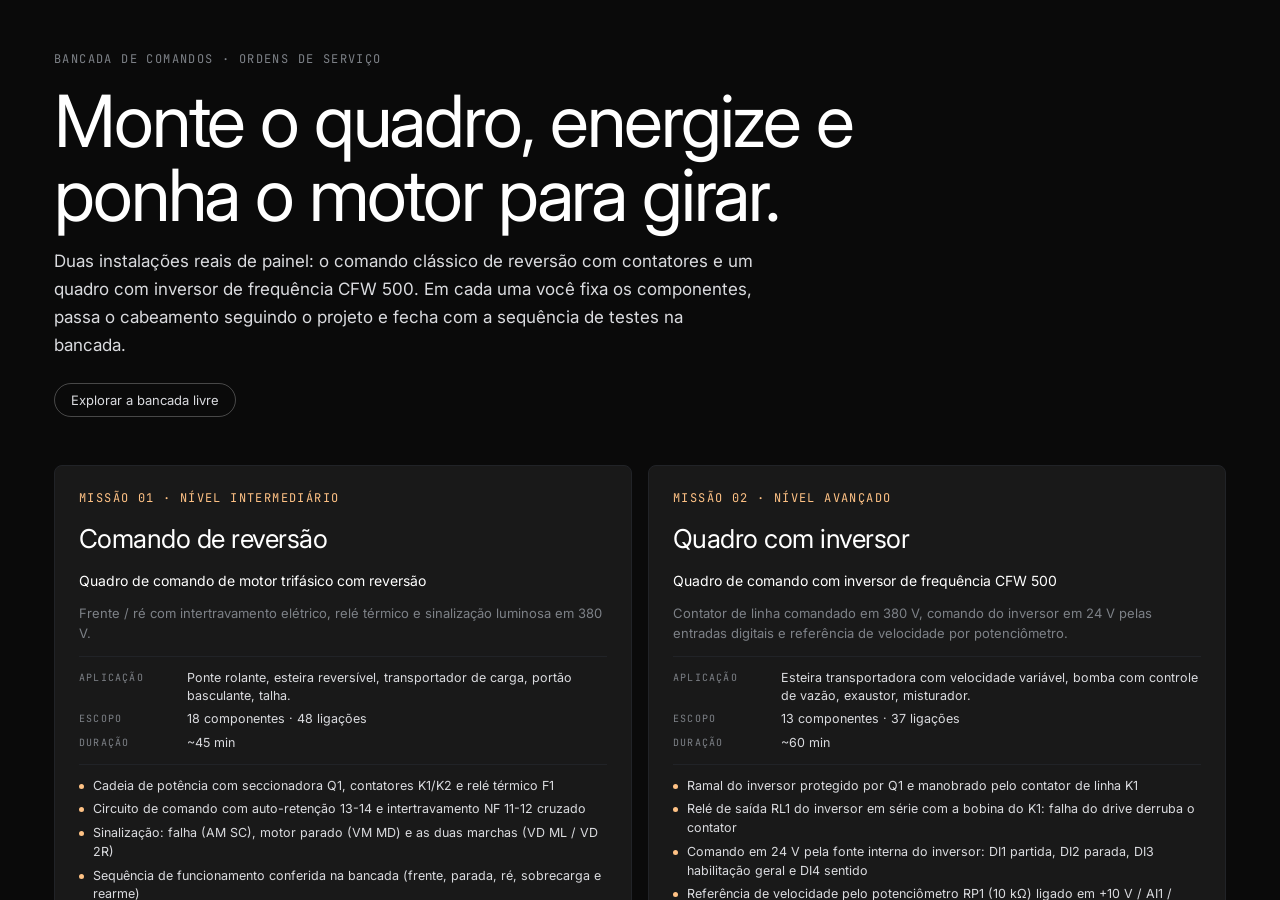
<file: index.html>
<!DOCTYPE html>
<html lang="pt-BR">
<head>
<meta charset="utf-8">
<meta name="viewport" content="width=device-width, initial-scale=1">
<meta name="theme-color" content="#0a0a0a">
<title>Bancada de Comandos — missões de quadro elétrico</title>
<link rel="preconnect" href="https://fonts.googleapis.com">
<link rel="preconnect" href="https://fonts.gstatic.com" crossorigin>
<link rel="stylesheet" href="https://fonts.googleapis.com/css2?family=Inter:wght@400;500&family=JetBrains+Mono:wght@400;500&display=swap">
<link rel="stylesheet" href="styles.css">
</head>
<body>

<!-- ============================ BIBLIOTECA DE ÍCONES ============================ -->
<svg class="sprite" aria-hidden="true" focusable="false"><defs>
  <symbol id="i-bolt" viewBox="0 0 24 24"><path d="M13.4 2.2 4.6 13.4h6.2l-.9 8.4 8.9-11.3h-6.3z"/></symbol>
  <symbol id="i-schematic" viewBox="0 0 24 24"><rect x="3.2" y="3.2" width="6" height="6" rx="1.2"/><rect x="14.8" y="14.8" width="6" height="6" rx="1.2"/><path d="M6.2 9.2v5.3a2 2 0 0 0 2 2h3.2M9.2 6.2h8.6a2 2 0 0 1 2 2v6.6"/></symbol>
  <symbol id="i-verify" viewBox="0 0 24 24"><circle cx="10.6" cy="10.6" r="6.4"/><path d="m7.8 10.9 2 2 3.6-4.1M15.6 15.6 20.6 20.6"/></symbol>
  <symbol id="i-bulb" viewBox="0 0 24 24"><path d="M9.2 17.6h5.6M10.4 20.6h3.2M12 3.2a6 6 0 0 1 3.4 10.9v1.5H8.6v-1.5A6 6 0 0 1 12 3.2z"/></symbol>
  <symbol id="i-meter" viewBox="0 0 24 24"><rect x="3.2" y="4.2" width="17.6" height="15.6" rx="2.4"/><path d="M6.8 15.8 11 10.4l2.9 3.4 3.3-4.2M6.8 8.2h4.4"/></symbol>
  <symbol id="i-gear" viewBox="0 0 24 24"><circle cx="12" cy="12" r="3.1"/><path d="M12 2.6v3.1M12 18.3v3.1M2.6 12h3.1M18.3 12h3.1M5.4 5.4l2.2 2.2M16.4 16.4l2.2 2.2M18.6 5.4l-2.2 2.2M7.6 16.4l-2.2 2.2"/></symbol>
  <symbol id="i-play" viewBox="0 0 24 24"><path d="M8.4 5.4 18.6 12 8.4 18.6z"/></symbol>
  <symbol id="i-undo" viewBox="0 0 24 24"><path d="M4.4 9.4h10.4a4.6 4.6 0 0 1 0 9.2H8.4"/><path d="M7.8 5.6 4 9.4l3.8 3.8"/></symbol>
  <symbol id="i-panel" viewBox="0 0 24 24"><rect x="3.2" y="4.6" width="17.6" height="14.8" rx="2.4"/><path d="M14.6 4.6v14.8"/></symbol>
  <symbol id="i-close" viewBox="0 0 24 24"><path d="M6.4 6.4 17.6 17.6M17.6 6.4 6.4 17.6"/></symbol>
  <symbol id="i-target" viewBox="0 0 24 24"><circle cx="12" cy="12" r="7.2"/><circle cx="12" cy="12" r="2.4"/><path d="M12 1.6v3.6M12 18.8v3.6M1.6 12h3.6M18.8 12h3.6"/></symbol>
  <symbol id="i-arrow" viewBox="0 0 24 24"><path d="M4.4 12h13.2M12.6 6.6 18 12l-5.4 5.4"/></symbol>
  <symbol id="i-plus" viewBox="0 0 24 24"><path d="M12 5.4v13.2M5.4 12h13.2"/></symbol>
  <symbol id="i-minus" viewBox="0 0 24 24"><path d="M5.4 12h13.2"/></symbol>
  <symbol id="i-fit" viewBox="0 0 24 24"><path d="M4 9V5.6A1.6 1.6 0 0 1 5.6 4H9M15 4h3.4A1.6 1.6 0 0 1 20 5.6V9M20 15v3.4a1.6 1.6 0 0 1-1.6 1.6H15M9 20H5.6A1.6 1.6 0 0 1 4 18.4V15"/></symbol>
  <symbol id="i-tray" viewBox="0 0 24 24"><path d="M3.4 13.6 6 5.6A1.6 1.6 0 0 1 7.5 4.5h9A1.6 1.6 0 0 1 18 5.6l2.6 8M3.4 13.6h17.2v4.2a1.6 1.6 0 0 1-1.6 1.6H5A1.6 1.6 0 0 1 3.4 17.8z"/><path d="M8.6 13.6V16h6.8v-2.4"/></symbol>
  <symbol id="i-missions" viewBox="0 0 24 24"><path d="M5 3.4h11.4a2 2 0 0 1 2 2v15.2H7a2 2 0 0 1-2-2z"/><path d="M9 8h6M9 12h6M9 16h3"/></symbol>
  <symbol id="i-drive" viewBox="0 0 24 24"><rect x="4.2" y="3.4" width="15.6" height="17.2" rx="2.2"/><path d="M7.6 7.2h8.8M7.6 11h8.8M9.4 16.4h5.2"/></symbol>
</defs></svg>

<!-- ============================== BARRA SUPERIOR ============================== -->
<header class="topbar">
  <div class="brand">
    <span class="logo"><svg class="ic"><use href="#i-bolt"/></svg></span>
    <span class="brand-txt">
      <strong id="brand-title">Quadro de comando</strong>
      <small id="brand-sub">Missões de painel industrial — fixar, ligar e testar</small>
    </span>
  </div>

  <div class="hud">
    <div class="hud-item">
      <label>Etapa</label>
      <strong id="hud-etapa">1 / 3 — Fixar componentes</strong>
    </div>
    <div class="hud-item">
      <label id="hud-label-prog">Ligações</label>
      <strong id="hud-progress">0 / 48</strong>
      <span class="bar"><i id="hud-bar"></i></span>
    </div>
    <div class="hud-item">
      <label>Pontos</label>
      <strong id="hud-score">0</strong>
    </div>
    <div class="hud-item">
      <label>Tempo</label>
      <strong id="hud-time">00:00</strong>
    </div>
  </div>

  <div class="tools">
    <button id="btn-missoes" class="btn ghost" title="Trocar de missão" aria-label="Missões">
      <svg class="ic"><use href="#i-missions"/></svg><span>Missões</span></button>
    <button id="btn-esquema" class="btn ghost" title="Referência elétrica do projeto" aria-label="Esquema">
      <svg class="ic"><use href="#i-schematic"/></svg><span>Esquema</span></button>
    <button id="btn-verificar" class="btn ghost" title="Conferir a montagem / emitir laudo" aria-label="Verificar">
      <svg class="ic"><use href="#i-verify"/></svg><span>Verificar</span></button>
    <button id="btn-dica" class="btn ghost" title="Dica da ligação atual" aria-label="Dica">
      <svg class="ic"><use href="#i-bulb"/></svg><span>Dica</span></button>
    <button id="btn-meter" class="btn ghost" title="Multímetro: clique em dois bornes para medir" aria-label="Multímetro">
      <svg class="ic"><use href="#i-meter"/></svg><span>Medir</span></button>
    <button id="btn-manut" class="btn ghost" title="Ordem de serviço: defeito escondido" aria-label="Manutenção">
      <svg class="ic"><use href="#i-gear"/></svg><span>Manutenção</span></button>
    <button id="btn-livre" class="btn ghost" title="Modo livre: libera ligações fora do esquema" aria-label="Modo livre">
      <svg class="ic"><use href="#i-panel"/></svg><span>Livre</span></button>
    <button id="btn-auto" class="btn ghost" title="Montagem automática (demonstração)" aria-label="Montagem automática">
      <svg class="ic"><use href="#i-play"/></svg><span>Auto</span></button>
    <button id="btn-reset" class="btn danger" title="Recomeçar do zero" aria-label="Recomeçar">
      <svg class="ic"><use href="#i-undo"/></svg><span>Recomeçar</span></button>
    <button id="btn-panel" class="btn ghost only-narrow" title="Abrir/fechar painel" aria-label="Painel">
      <svg class="ic"><use href="#i-panel"/></svg></button>
  </div>
</header>

<!-- ================================ ÁREA DE TRABALHO ========================== -->
<main class="workspace">

  <section id="board-wrap">

    <div id="board" class="board">
      <div id="stage" class="stage">
        <div id="paint" class="layer-paint"></div>
        <div id="ghosts" class="layer-ghosts"></div>
        <div id="parts" class="layer-parts"></div>
        <svg id="wires" class="layer-wires" viewBox="0 0 1700 1290" preserveAspectRatio="none"></svg>
        <div id="terms" class="layer-terms"></div>
        <div id="fx" class="layer-fx"></div>
      </div>
    </div>

    <div id="zoom" class="zoombar">
      <button data-zoom="-1" aria-label="Reduzir"><svg class="ic"><use href="#i-minus"/></svg></button>
      <span id="zoom-val">100%</span>
      <button data-zoom="1" aria-label="Ampliar"><svg class="ic"><use href="#i-plus"/></svg></button>
      <button data-zoom="0" aria-label="Ajustar à tela"><svg class="ic"><use href="#i-fit"/></svg></button>
    </div>

    <div id="meter" class="meter hidden">
      <div class="meter-head">
        <svg class="ic"><use href="#i-meter"/></svg><b>Multímetro</b>
        <span>V ~ / continuidade</span>
        <button id="meter-x" aria-label="Fechar multímetro"><svg class="ic"><use href="#i-close"/></svg></button>
      </div>
      <div class="meter-body">
        <div class="meter-display"><span id="meter-val">— — —</span><small id="meter-unit"></small></div>
        <div class="meter-probes">
          <span class="probe a">A <b id="meter-a">—</b></span>
          <span class="probe b">B <b id="meter-b">—</b></span>
        </div>
        <p id="meter-txt">Clique em dois bornes da placa para medir.</p>
      </div>
    </div>

    <div id="coach" class="coach hidden">
      <svg class="ic coach-ic"><use href="#i-arrow"/></svg>
      <div class="coach-text"><strong id="coach-title">Missão</strong><span id="coach-desc"></span></div>
      <button id="coach-x" aria-label="Fechar aviso"><svg class="ic"><use href="#i-close"/></svg></button>
    </div>

    <div id="tray" class="tray">
      <div class="tray-head">
        <svg class="ic"><use href="#i-tray"/></svg>
        <strong>Caixa de componentes</strong>
        <span id="tray-hint">Arraste cada peça para o contorno tracejado da placa</span>
        <span id="tray-count" class="counter">0 / 18</span>
        <button id="btn-pular" class="btn ghost small">Pular etapa</button>
      </div>
      <div id="tray-items" class="tray-items"></div>
    </div>
  </section>

  <!-- ================================== PAINEL ================================= -->
  <aside id="sidebar">
    <div class="tabs" role="tablist">
      <button class="tab active" data-tab="tarefas" role="tab">Tarefas <b id="tab-badge" class="badge hidden">!</b></button>
      <button class="tab" data-tab="bancada" role="tab">Bancada</button>
      <button class="tab" data-tab="ajuda" role="tab">Como jogar</button>
    </div>

    <div class="tabbody" id="tab-tarefas">
      <div id="pane-head" class="pane-head">
        <div class="pane-title">
          <strong id="pane-title">Etapa 1 — Fixar componentes</strong>
          <span id="pane-count">0 / 18</span>
        </div>
        <span class="bar big"><i id="pane-bar"></i></span>
        <!-- o que fazer AGORA: fica no painel, nunca sobre a placa -->
        <div id="objective" class="objective">
          <span class="obj-step"><b id="obj-etapa">Etapa 1</b><i id="obj-count">0 / 18</i></span>
          <p id="obj-text">Arraste cada componente da caixa para o contorno tracejado na placa.</p>
          <button id="obj-locate" class="btn ghost tiny" title="Dar zoom nos bornes desta ligação" aria-label="Localizar no quadro">
            <svg class="ic"><use href="#i-target"/></svg><span>Localizar</span></button>
        </div>
      </div>
      <div id="mission-list" class="missions"></div>
      <div id="test-list" class="missions hidden"></div>
    </div>

    <div class="tabbody hidden" id="tab-bancada">
      <div class="statcard">
        <h4>Motor M1</h4>
        <div class="motorbox">
          <svg id="motor-svg" viewBox="0 0 120 120">
            <circle cx="60" cy="60" r="52" class="m-ring"/>
            <g id="motor-rotor">
              <path d="M60 20 L74 46 L46 46 Z" class="m-arrow"/>
              <path d="M60 100 L46 74 L74 74 Z" class="m-arrow"/>
            </g>
            <text x="60" y="66" id="motor-txt" text-anchor="middle" class="m-txt">OFF</text>
          </svg>
          <div class="motorinfo">
            <div class="motorline"><span>Situação</span><strong id="st-motor">Motor parado</strong></div>
            <div class="motorline"><span>Rotação</span><strong id="st-rot">—</strong></div>
            <div class="motorline"><span>Rede</span><strong id="ro-voltage2">0 V</strong></div>
          </div>
        </div>
      </div>

      <div class="statcard">
        <h4>Contatores e proteção</h4>
        <div class="motorline only-m1"><span>K2 — ré</span><strong id="st-k2" class="pill off">desligado</strong></div>
        <div class="motorline"><span>K1 — frente / linha</span><strong id="st-k1" class="pill off">desligado</strong></div>
        <div class="motorline only-m1"><span>F1 — relé térmico</span><strong id="st-f1" class="pill ok">normal</strong></div>
      </div>

      <div class="statcard only-m2" id="st-drive">
        <h4>Inversor CFW 500</h4>
        <div class="motorline"><span>Relé de saída RL1</span><strong id="drv-rl" class="pill ok">RL1 em repouso (NF fechado)</strong></div>
        <p class="tiny">Comando pelas entradas digitais em 24 V: <b>DI1</b> partida (3 fios), <b>DI2</b> parada,
           <b>DI3</b> habilitação geral pelo contato 33-34 do K1 e <b>DI4</b> sentido. A referência de
           velocidade entra no <b>AI1</b> pelo potenciômetro RP1.</p>
      </div>

      <div class="statcard">
        <h4>Sinalização</h4>
        <div id="st-lamps" class="lamps"></div>
      </div>

      <div class="statcard">
        <h4>Ocorrências</h4>
        <div id="st-log" class="log"></div>
      </div>
    </div>

    <div class="tabbody hidden" id="tab-ajuda">
      <h4 class="helph4">Como jogar</h4>
      <ol class="help">
        <li><b>Etapa 1 — Fixação:</b> arraste os componentes da caixa para os contornos tracejados na placa.</li>
        <li><b>Etapa 2 — Ligação:</b> clique num borne e depois no outro para passar o cabo. A cor segue o
            potencial elétrico e onde chegam dois ou mais cabos aparece o <b>ponto de junção</b>, como no esquema.</li>
        <li>A lista de <b>tarefas</b> segue a ordem do projeto: primeiro a <b>potência</b>, depois o
            <b>comando</b> e por fim a <b>sinalização</b> (no quadro com inversor, o comando em 24 V e a referência).</li>
        <li><b>Etapa 3 — Teste:</b> com a montagem pronta, siga a sequência de funcionamento. Cada passo é
            conferido na bancada em tempo real.</li>
        <li>Na bancada você energiza o quadro (Q1, Q2) e opera os botões. Atalhos: <b>1</b>, <b>2</b> e <b>0</b>.</li>
      </ol>

      <h4 class="helph4">Cores do cabo</h4>
      <p class="tiny">Cada condutor tem a sua cor, do jeito que se identifica no painel:
         <b>L1</b> laranja, <b>L2</b> branca, <b>L3</b> azul, <b>+24 V</b> violeta e <b>COM/0 V</b> cinza.
         A barra de retorno do comando aparece como um trilho e fecha o circuito das bobinas e das lâmpadas.</p>

      <h4 class="helph4">Multímetro</h4>
      <p class="tiny">Ligue <b>Medir</b> e clique em dois bornes: o medidor mostra a tensão entre eles
         (380 V entre fases, 24 V no comando do inversor) e apita quando os dois pontos são o <b>mesmo</b>
         ponto elétrico (continuidade). Com Q1 e Q2 desligados, a continuidade é o jeito mais rápido de
         achar fio rompido ou cabo faltando.</p>

      <h4 class="helph4">Ordem de serviço (manutenção)</h4>
      <p class="tiny">O botão <b>Manutenção</b> entrega o quadro montado com um <b>defeito escondido</b>.
         A lista de tarefas vira o relato do operador: você reproduz o sintoma na bancada, mede com o
         multímetro e conserta. Para tirar um cabo errado, <b>clique nele</b> na placa e ele é cortado;
         depois refaça a ligação correta. A O.S. encerra quando a fiação volta a bater com o projeto.</p>

      <h4 class="helph4">Navegação do quadro</h4>
      <p class="tiny">Roda do mouse dá <b>zoom</b>, arrastar o fundo <b>move</b> a placa e o botão
         <b>Localizar</b> aproxima os bornes da ligação atual. No celular, use os botões de zoom.</p>
    </div>
  </aside>
</main>

<!-- ================================== BANCADA ================================= -->
<!-- o conteúdo é montado em js/app.js conforme a missão (buildDock) -->
<footer id="dock"></footer>

<!-- ==================================== MODAL ================================= -->
<div id="modal" class="modal hidden">
  <div class="modal-box">
    <div class="modal-head">
      <h2 id="modal-title"></h2>
      <button class="modal-x" id="modal-x" aria-label="Fechar"><svg class="ic"><use href="#i-close"/></svg></button>
    </div>
    <div id="modal-body"></div>
  </div>
</div>

<!-- ============================== MISSÕES (SERVIÇOS) ========================= -->
<div id="mselect" class="mselect hidden">
  <div class="mselect-inner">
    <header class="mhead">
      <span class="eyebrow">Bancada de comandos · ordens de serviço</span>
      <h1>Monte o quadro, energize e ponha o motor para girar.</h1>
      <p class="mlead">Duas instalações reais de painel: o comando clássico de reversão com contatores e
         um quadro com inversor de frequência CFW 500. Em cada uma você fixa os componentes, passa o
         cabeamento seguindo o projeto e fecha com a sequência de testes na bancada.</p>
      <div class="mhead-acts">
        <button id="mselect-free" class="btn ghost">Explorar a bancada livre</button>
      </div>
    </header>
    <div id="mselect-list" class="mlist"></div>
    <footer class="mfoot">
      <span class="eyebrow">Fluxo de trabalho</span>
      <div class="msteps">
        <div><b>01</b> Fixar os componentes na placa</div>
        <div><b>02</b> Ligar os cabos na ordem do projeto</div>
        <div><b>03</b> Testar frente, ré, referência e falha</div>
        <div><b>04</b> Fechar a O.S. no modo manutenção</div>
      </div>
    </footer>
  </div>
</div>

<div id="flash" class="flash"></div>

<script src="js/data.js"></script>
<script src="js/sim.js"></script>
<script src="js/app.js"></script>
</body>
</html>
</file>
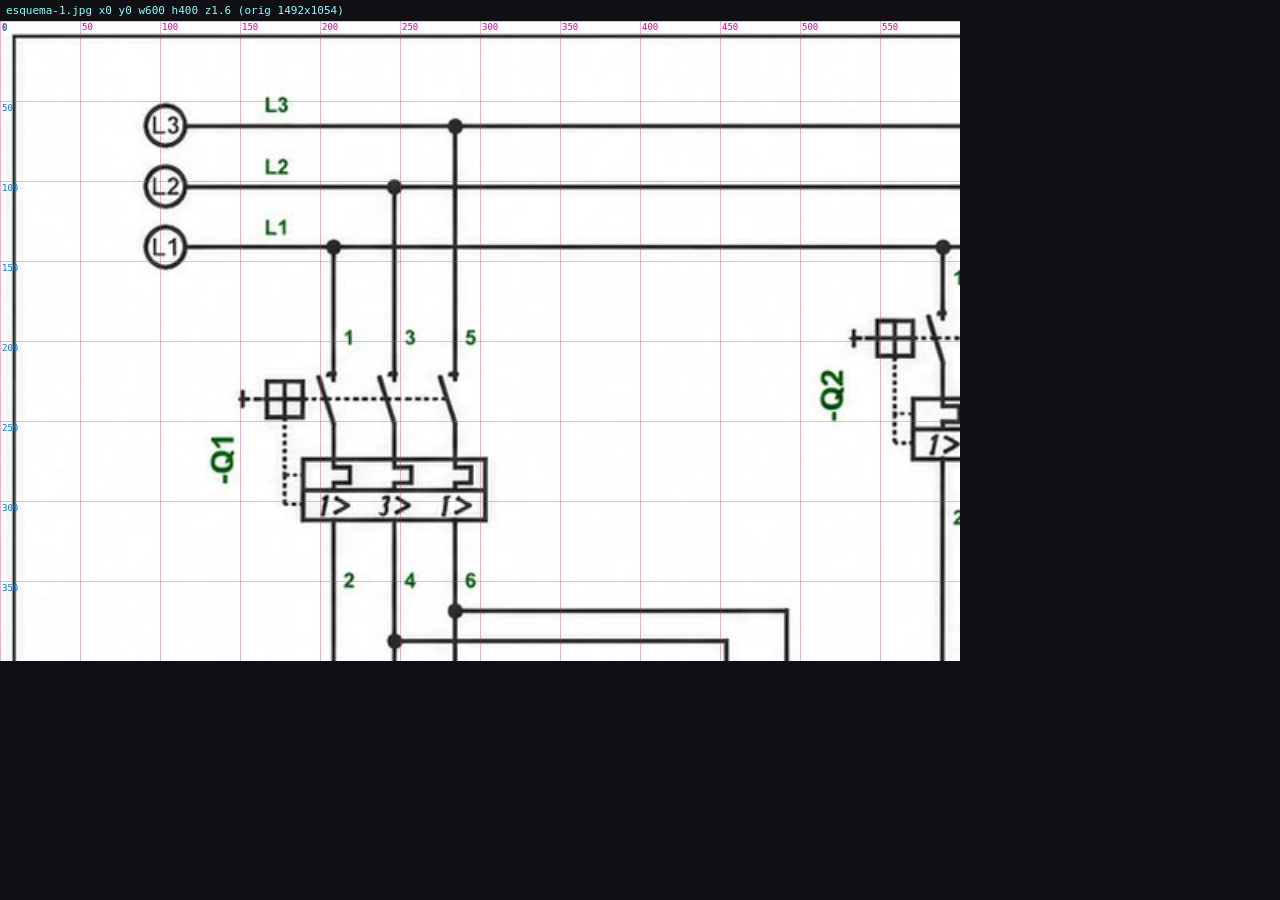
<file: tools/crop.html>
<!DOCTYPE html>
<html lang="pt-BR">
<head>
<meta charset="utf-8">
<title>crop</title>
<style>
  html,body{margin:0;background:#101014;color:#8ff;font:11px ui-monospace,monospace}
  #bar{padding:4px 6px}
  canvas{display:block;image-rendering:auto}
</style>
</head>
<body>
<div id="bar"></div>
<canvas id="cv"></canvas>
<script>
  const q = new URLSearchParams(location.search);
  const img = q.get('img') || 'esquema-1.jpg';
  const X = +(q.get('x') || 0), Y = +(q.get('y') || 0);
  const W = +(q.get('w') || 600), H = +(q.get('h') || 400);
  const Z = +(q.get('z') || 1.6);
  const cv = document.getElementById('cv');
  const im = new Image();
  im.onload = () => {
    cv.width = Math.round(W * Z); cv.height = Math.round(H * Z);
    const g = cv.getContext('2d');
    g.fillStyle = '#fff'; g.fillRect(0, 0, cv.width, cv.height);
    g.drawImage(im, X, Y, W, H, 0, 0, cv.width, cv.height);
    g.font = '9px ui-monospace,monospace';
    const step = 50;
    g.lineWidth = 1;
    for (let x = Math.ceil(X / step) * step; x < X + W; x += step) {
      const px = (x - X) * Z;
      g.strokeStyle = 'rgba(255,0,140,.35)';
      g.beginPath(); g.moveTo(px + .5, 0); g.lineTo(px + .5, cv.height); g.stroke();
      g.fillStyle = '#c09'; g.fillText(x, px + 2, 9);
    }
    for (let y = Math.ceil(Y / step) * step; y < Y + H; y += step) {
      const py = (y - Y) * Z;
      g.strokeStyle = 'rgba(0,140,255,.35)';
      g.beginPath(); g.moveTo(0, py + .5); g.lineTo(cv.width, py + .5); g.stroke();
      g.fillStyle = '#07c'; g.fillText(y, 2, py + 10);
    }
    document.getElementById('bar').textContent =
      `${img}  x${X} y${Y} w${W} h${H} z${Z}  (orig ${im.naturalWidth}x${im.naturalHeight})`;
  };
  im.src = '../assets/' + img;
</script>
</body>
</html>
</file>
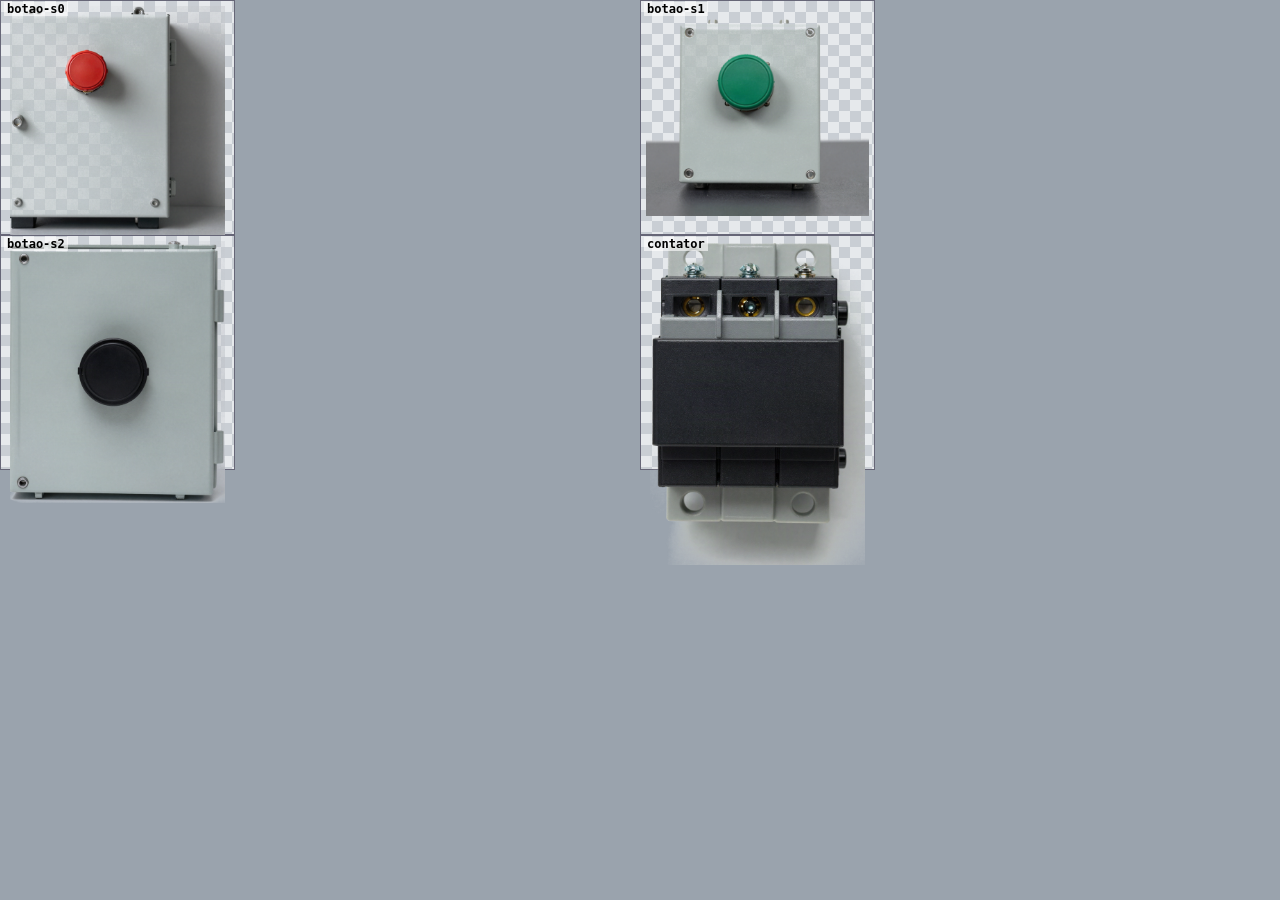
<file: tools/final.html>
<!doctype html><meta charset="utf-8"><title>final</title>
<style>body{margin:0;background:#9aa3ad;font-family:monospace}
.grid{display:grid;grid-template-columns:1fr 1fr}
.cell{width:233px;height:233px;position:relative;display:grid;place-items:center;border:1px solid #667;
 background:conic-gradient(#c9ced4 0 25%,#e6e9ec 0 50%,#c9ced4 0 75%,#e6e9ec 0) 0 0/22px 22px}
.cell img{max-width:96%;max-height:96%}
.cell b{position:absolute;left:3px;top:1px;color:#000;font-size:12px;background:#fff9;padding:0 3px;z-index:3}
</style><div class="grid" id="g"></div>
<script>
const IDS=["botao-s0","botao-s1","botao-s2","contator","disjuntor-2p","disjuntor-3p","lampada-amarela","lampada-branca","lampada-verde","lampada-vermelha","motor","quadro","rele-termico"];
const start=+(new URLSearchParams(location.search).get('i')||0);
const g=document.getElementById('g');
IDS.slice(start,start+4).forEach(id=>{
  const c=document.createElement('div');c.className='cell';
  c.innerHTML='<b>'+id+'</b><img src="../assets/'+id+'.png">';
  g.appendChild(c);
});
</script>
</file>
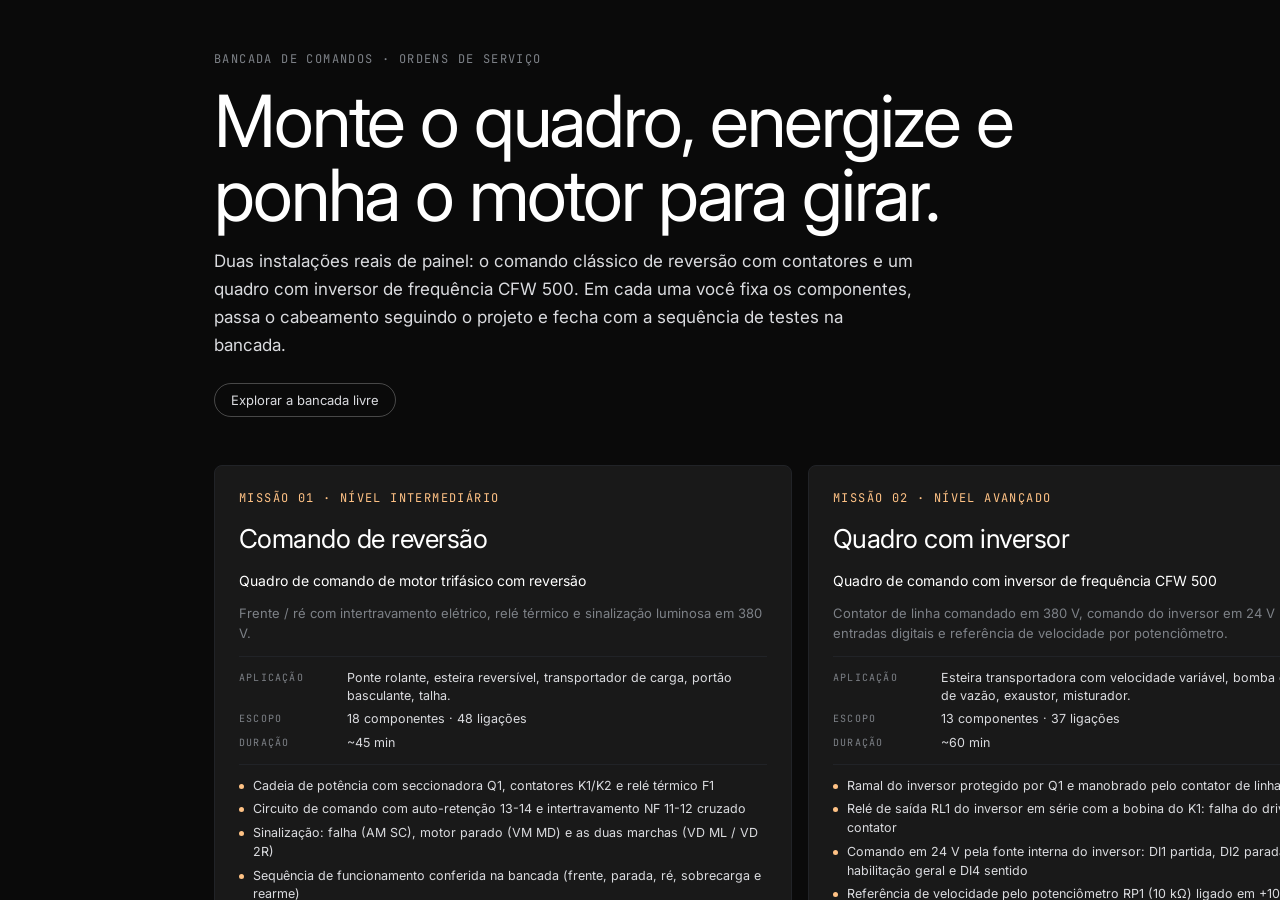
<file: tools/peek.html>
<!DOCTYPE html>
<html lang="pt-BR">
<head>
<meta charset="utf-8">
<title>peek</title>
<style>
  html,body{margin:0;background:#0b0f14}
  #win{overflow:hidden;position:relative}
  iframe{border:0;position:absolute;transform-origin:0 0;background:#0b0f14}
</style>
</head>
<body>
<div id="win"></div>
<script>
  /* peek.html?w=1600&h=1000            → viewport do jogo (media queries)
                &z=0.5                   → zoom desta página
                &x=0&y=0                 → deslocamento desta página (px do jogo)
                &auto=1                  → monta o quadro automaticamente (botão Auto)
                &gz=0.6&gx=850&gy=700    → câmera do PALCO (unidades do palco) */
  const q = new URLSearchParams(location.search);
  const W = +(q.get('w') || 1600), H = +(q.get('h') || 1000);
  const X = +(q.get('x') || 0), Y = +(q.get('y') || 0), Z = +(q.get('z') || 1);
  const GZ = +(q.get('gz') || 0), GX = +(q.get('gx') || 0), GY = +(q.get('gy') || 0);
  const AUTO = q.get('auto') === '1';
  const win = document.getElementById('win');
  win.style.width = window.innerWidth + 'px';
  win.style.height = window.innerHeight + 'px';
  const f = document.createElement('iframe');
  f.style.width = W + 'px'; f.style.height = H + 'px';
  f.style.transform = `scale(${Z})`;
  f.style.left = (-X * Z) + 'px';
  f.style.top = (-Y * Z) + 'px';
  f.src = '/index.html';
  win.appendChild(f);

  const w = () => f.contentWindow;
  const camera = () => {
    try {
      if (GZ) w().eval(`const _s=STAGE;VIEW.z=${GZ};VIEW.tx=(_s.w/2-${GX})*${GZ};VIEW.ty=(_s.h/2-${GY})*${GZ};applyView();`);
      document.title = 'peek ok';
    } catch (e) { document.title = 'peek erro: ' + e.message; }
  };
  f.addEventListener('load', () => {
    setTimeout(() => {
      try {
        if (AUTO) {
          const b = f.contentDocument.querySelector('#btn-auto');
          if (b) b.click();
        }
      } catch (e) { document.title = 'peek erro: ' + e.message; }
      camera();
      // o jogo reajusta o enquadramento quando a bandeja/aba muda: reaplica depois
      [250, 700, 1500].forEach(t => setTimeout(camera, t));
    }, 350);
  });
</script>
</body>
</html>
</file>
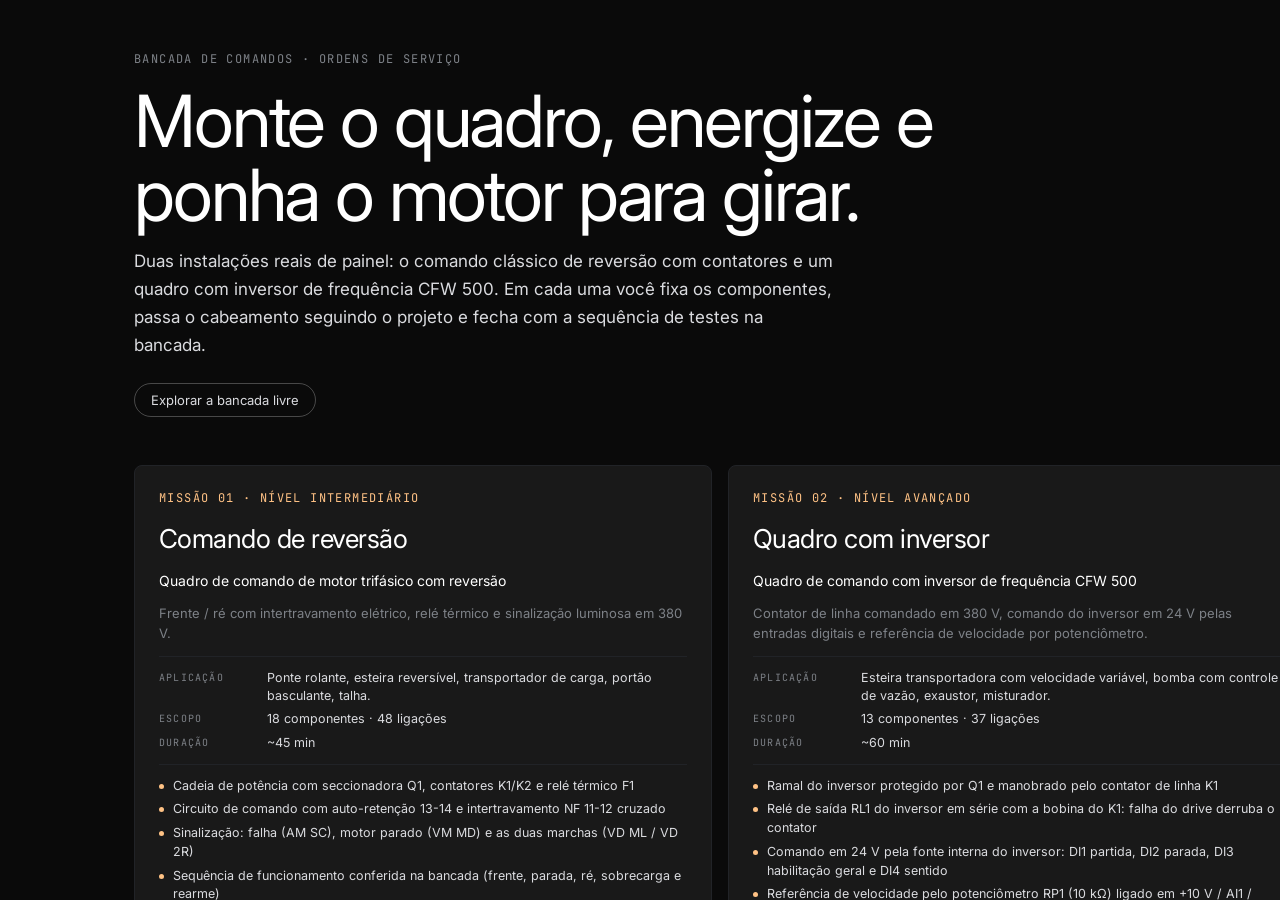
<file: tools/view.html>
<!DOCTYPE html>
<html lang="pt-BR">
<head>
<meta charset="utf-8">
<title>viewport harness</title>
<style>
  html,body{margin:0;background:#20262c;overflow:hidden;height:100%}
  #box{position:absolute;left:0;top:0;transform-origin:0 0}
  iframe{border:0;display:block;background:#0d1218}
</style>
</head>
<body>
<div id="box"><iframe id="fr"></iframe></div>
<script>
  /* harness de layout: renderiza o jogo num viewport exato (media queries do
     iframe respondem à largura/altura aqui) e permite reduzir para caber
     na preview.  /tools/view.html?w=1440&h=900&scale=.32&tx=0&ty=0&page=index.html */
  const q = new URLSearchParams(location.search);
  const w = +(q.get('w') || 1440), h = +(q.get('h') || 900);
  const scale = +(q.get('scale') || 1), tx = +(q.get('tx') || 0), ty = +(q.get('ty') || 0);
  const fr = document.getElementById('fr');
  fr.width = w; fr.height = h;
  fr.src = q.get('page') || '/index.html';
  document.getElementById('box').style.transform = `translate(${-tx * scale}px,${-ty * scale}px) scale(${scale})`;
</script>
</body>
</html>
</file>
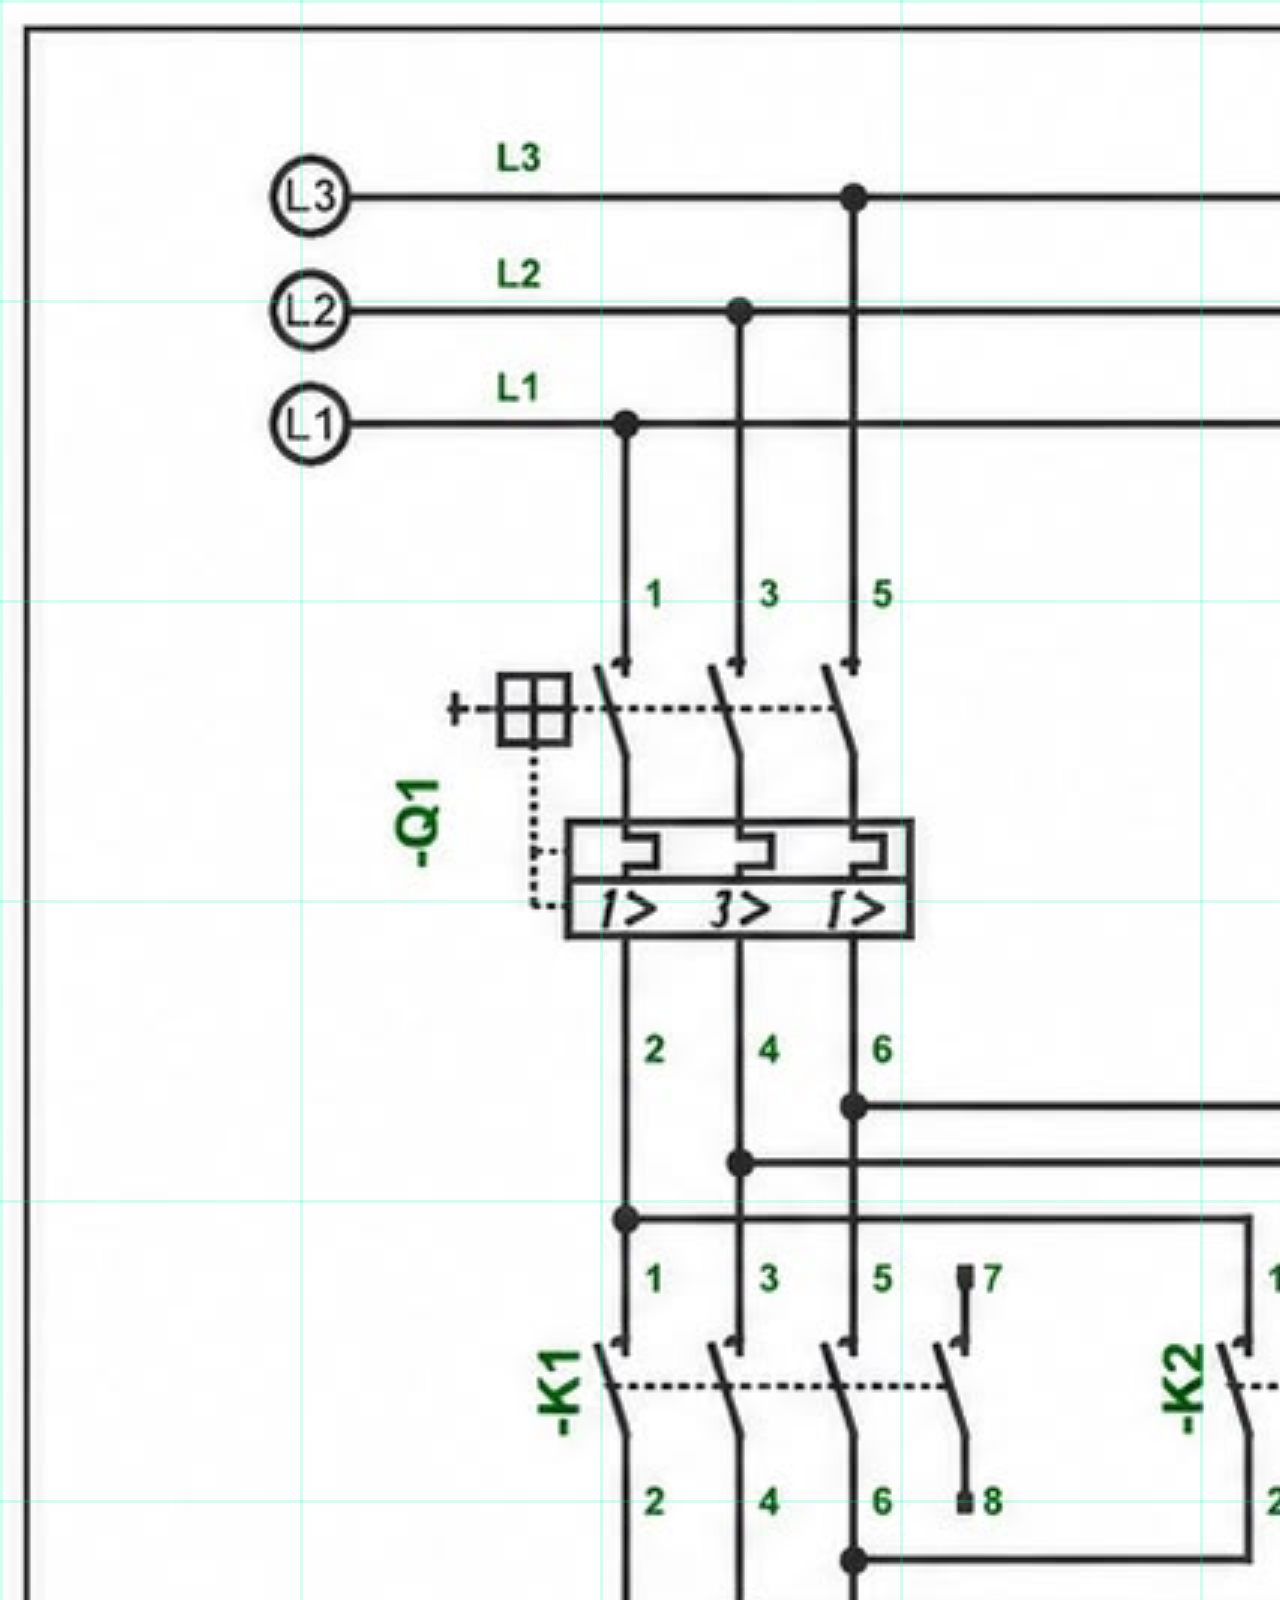
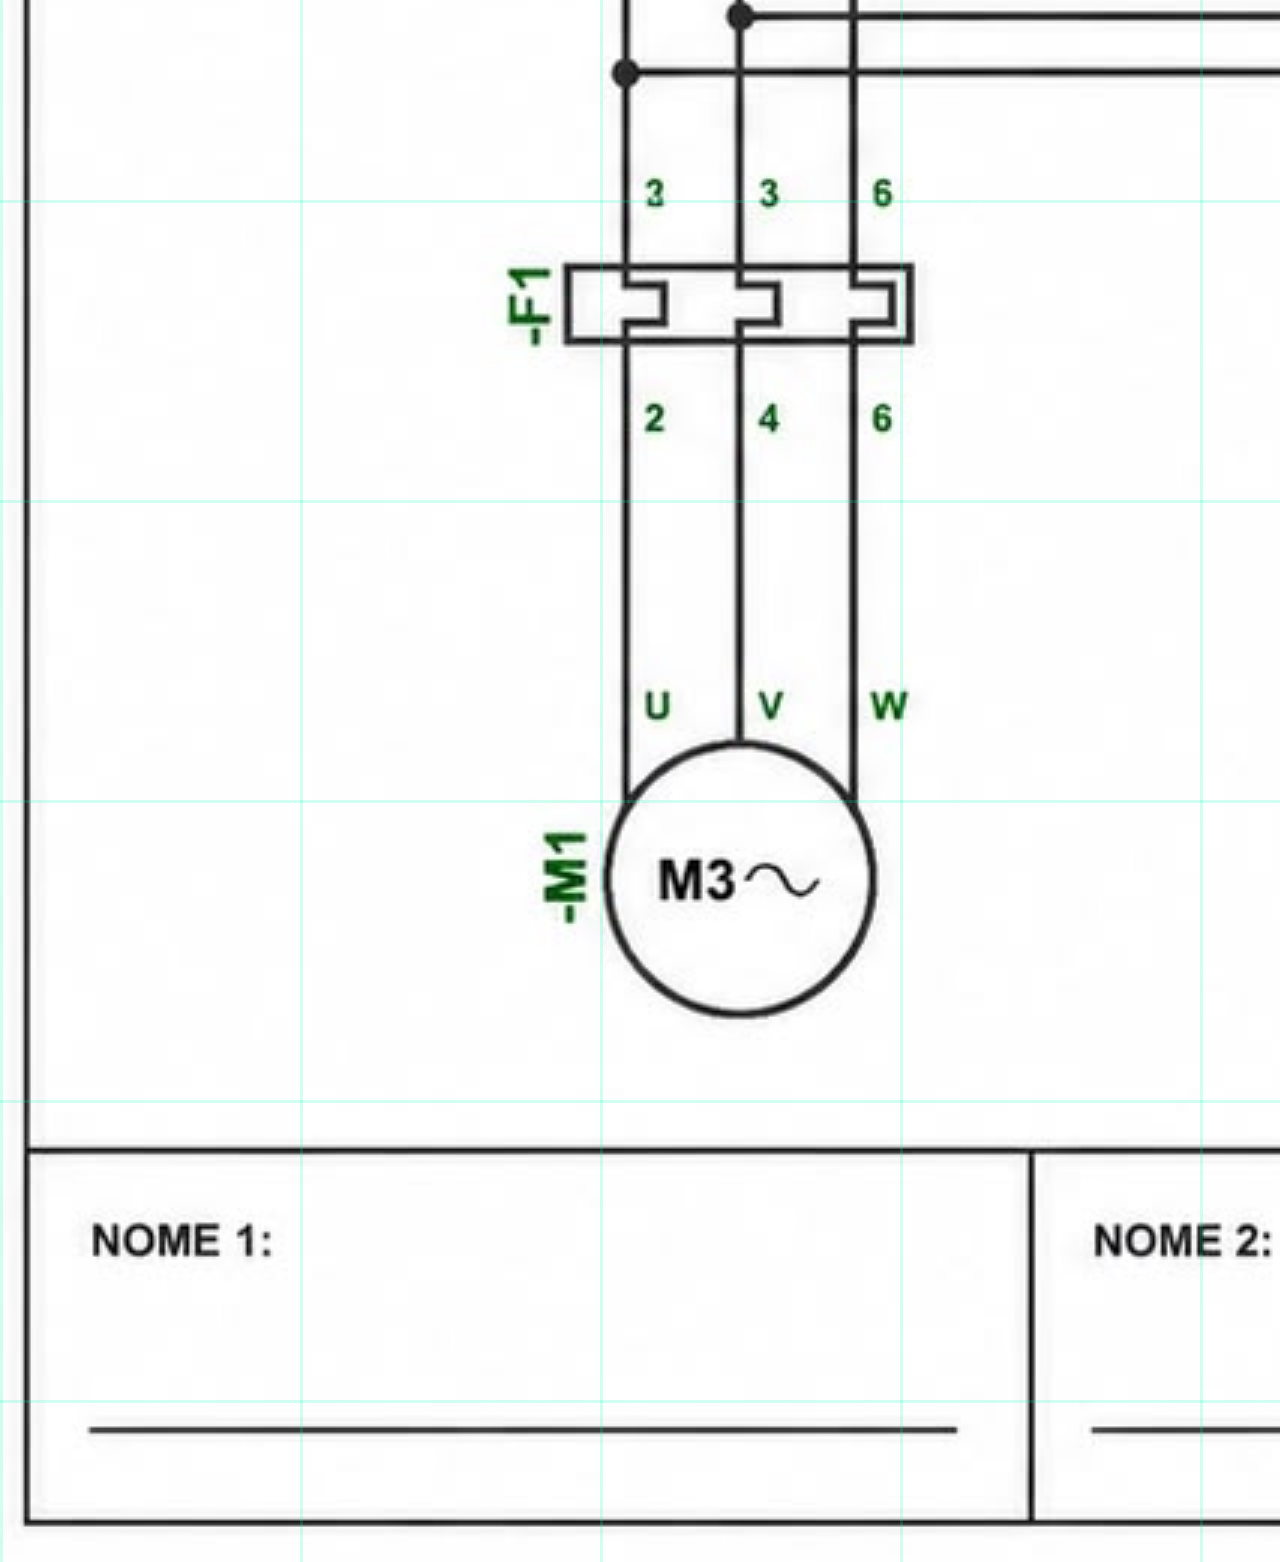
<file: tools/zoom.html>
<!DOCTYPE html>
<html lang="pt-BR">
<head>
<meta charset="utf-8">
<title>zoom</title>
<style>
  html,body{margin:0;background:#111;overflow:hidden}
  #wrap{position:absolute;left:0;top:0;transform-origin:0 0}
  img{display:block;image-rendering:auto}
  .grid{position:absolute;inset:0;pointer-events:none;
    background:
      repeating-linear-gradient(to right,rgba(0,255,180,.18) 0 1px,transparent 1px 100px),
      repeating-linear-gradient(to bottom,rgba(0,255,180,.18) 0 1px,transparent 1px 100px)}
</style>
</head>
<body>
<div id="wrap"><img id="im" src=""><div class="grid"></div></div>
<script>
  const q = new URLSearchParams(location.search);
  const z = parseFloat(q.get('z') || '3');
  const x = parseFloat(q.get('x') || '0');
  const y = parseFloat(q.get('y') || '0');
  const im = document.getElementById('im');
  im.onload = () => {
    document.getElementById('wrap').style.transform = `scale(${z}) translate(${-x}px,${-y}px)`;
  };
  im.src = q.get('img') || '../assets/esquema-1.jpg';
</script>
</body>
</html>
</file>
<file: styles.css>
/* ============================================================================
   BANCADA DE COMANDOS — folha de estilo
   Direção (DESIGN-x.ai.md): um único canvas quase preto, pílulas de contorno
   branco como todo elemento interativo, borda hairline no lugar de sombra,
   display em sans geométrica com tracking negativo e legendas em monoespaçada
   CAIXA ALTA com tracking positivo. A placa do quadro é a única superfície
   "técnica": escura, com grade fininha, para os componentes e os fios
   aparecerem como num painel fotografado à noite.
   Ordem: 1 tokens · 2 shell · 3 topbar · 4 quadro · 5 painel · 6 bancada ·
          7 modal · 8 missões · 9 movimento · 10 responsivo · 11 acessibilidade
   ========================================================================== */

/* ------------------------------------------------------------ 1. tokens -- */
:root{
  --canvas:#0a0a0a;
  --canvas-soft:#1a1c20;
  --canvas-card:#191919;
  --canvas-mid:#363a3f;
  --hairline:#212327;
  --line:rgba(255,255,255,.14);
  --line-2:rgba(255,255,255,.25);

  --ink:#ffffff;
  --body:#dadbdf;
  --mute:#7d8187;

  --sunset:#ff7a17;
  --sunset-soft:#ffc285;
  --dusk:#7c3aed;
  --twilight:#c4b5fd;
  --breeze:#a0c3ec;

  --ok:#6ff0ae;
  --bad:#ff7a6a;
  --warn:#ffc285;

  --plate:#14161a;

  --r-sm:8px;
  --r-xs:6px;
  --pill:9999px;

  --s-xs:4px; --s-sm:8px; --s-md:12px; --s-lg:16px; --s-xl:24px; --s-2xl:32px;

  --sans:'Inter',system-ui,-apple-system,'Segoe UI',Roboto,sans-serif;
  --mono:'JetBrains Mono',ui-monospace,SFMono-Regular,Menlo,Consolas,monospace;

  --top-h:60px;
}

*{box-sizing:border-box}
html,body{height:100%}
body{
  margin:0;background:var(--canvas);color:var(--ink);font-family:var(--sans);
  font-size:14px;line-height:1.45;-webkit-font-smoothing:antialiased;
  display:grid;grid-template-rows:auto minmax(0,1fr) auto;
  height:100dvh;overflow:hidden;
}
h1,h2,h3,h4,p,dl,dd,dt,ul,ol{margin:0}
button,select,input{font:inherit;color:inherit}
button{cursor:pointer;background:none;border:0}
.hidden{display:none !important}
.sprite{position:absolute;width:0;height:0;overflow:hidden}
.ic{width:17px;height:17px;flex:0 0 auto;fill:none;stroke:currentColor;stroke-width:1.6;
  stroke-linecap:round;stroke-linejoin:round}
.topbar .only-narrow{display:none}
::-webkit-scrollbar{width:9px;height:9px}
::-webkit-scrollbar-thumb{background:#2b2e33;border-radius:8px;border:2px solid transparent;background-clip:content-box}
::-webkit-scrollbar-track{background:transparent}
:focus-visible{outline:1px solid var(--ink);outline-offset:2px}

/* legenda monoespaçada: a assinatura tipográfica do sistema */
.eyebrow,label,h4,.dock-title,.sec-head,.obj-step b,.coach-text strong,
.tray-head strong + span,.pill,.log div,.tab,.meter-head span,.probe{
  font-family:var(--mono);text-transform:uppercase;letter-spacing:1.2px;
}

/* ------------------------------------------------------------ 2. shell -- */
.workspace{display:grid;grid-template-columns:minmax(0,1fr) 356px;min-height:0;overflow:hidden}

/* ------------------------------------------------------------- 3. topbar - */
.topbar{
  display:grid;grid-template-columns:auto minmax(0,1fr) auto;align-items:center;gap:var(--s-lg);
  min-height:var(--top-h);padding:var(--s-md) var(--s-xl);background:var(--canvas);
  border-bottom:1px solid var(--hairline);position:relative;z-index:40;
}
.brand{display:flex;align-items:center;gap:var(--s-md);min-width:0}
.logo{
  width:34px;height:34px;border-radius:var(--r-sm);display:grid;place-items:center;flex:0 0 auto;
  border:1px solid var(--line-2);color:var(--ink);
}
.logo .ic{width:19px;height:19px;stroke-width:1.5}
.brand-txt{display:flex;flex-direction:column;min-width:0}
.brand-txt strong{font-size:15px;font-weight:400;letter-spacing:-.02em;white-space:nowrap}
.brand-txt small{font-size:12px;color:var(--mute);white-space:nowrap;overflow:hidden;text-overflow:ellipsis}

.hud{display:flex;align-items:center;gap:var(--s-xl);min-width:0;overflow:hidden}
.hud-item{display:flex;flex-direction:column;gap:2px;min-width:0}
.hud-item label{font-size:10px;color:var(--mute)}
.hud-item strong{font-size:14px;font-weight:400;font-variant-numeric:tabular-nums;
  white-space:nowrap;overflow:hidden;text-overflow:ellipsis}
.bar{display:block;height:3px;border-radius:2px;background:rgba(255,255,255,.12);overflow:hidden;margin-top:5px;width:124px}
.bar.big{height:4px;width:100%;margin-top:10px}
.bar i{display:block;height:100%;width:0;border-radius:2px;background:var(--ink);
  transition:width .25s ease}

.tools{display:flex;align-items:center;gap:var(--s-sm);flex-wrap:wrap;justify-content:flex-end}

/* botões: pílula de contorno branco translúcido — a forma universal do sistema */
.btn{
  display:inline-flex;align-items:center;gap:7px;height:34px;padding:0 var(--s-lg);
  border-radius:var(--pill);background:transparent;border:1px solid var(--line-2);
  color:var(--ink);font-size:13px;font-weight:400;white-space:nowrap;
  transition:background .15s ease,border-color .15s ease,color .15s ease,opacity .15s ease;
}
.btn:hover{background:rgba(255,255,255,.07);border-color:rgba(255,255,255,.4)}
.btn:active{opacity:.85}
.btn.ghost{color:var(--body)}
.btn.ghost:hover{color:var(--ink)}
.btn.danger{color:#ffc9c2;border-color:rgba(255,122,106,.45)}
.btn.danger:hover{background:rgba(255,122,106,.12)}
.btn.primary{background:var(--ink);border-color:var(--ink);color:#0a0a0a}
.btn.primary:hover{background:#fafaf7}
.btn.on{background:var(--ink);border-color:var(--ink);color:#0a0a0a}
.btn.small{height:30px;padding:0 var(--s-md);font-size:12px}
.btn.tiny{height:28px;padding:0 var(--s-md);font-size:12px}
.btn .ic{width:15px;height:15px}

/* ------------------------------------------------------------ 4. quadro -- */
#board-wrap{
  position:relative;min-width:0;min-height:0;overflow:hidden;--tray-h:212px;--tray-w:0px;
  display:grid;grid-template-columns:minmax(0,1fr);grid-template-rows:minmax(0,1fr);
  place-items:center;padding-bottom:var(--tray-h);
  background:
    radial-gradient(1100px 620px at 50% -10%,rgba(255,255,255,.035),transparent 70%),
    repeating-linear-gradient(0deg,rgba(255,255,255,.016) 0 1px,transparent 1px 40px),
    repeating-linear-gradient(90deg,rgba(255,255,255,.016) 0 1px,transparent 1px 40px),
    var(--canvas);
}
.board{will-change:transform;transform-origin:center center}
#board-wrap.tray-off{--tray-h:0px}

/* a placa: superfície técnica escura, grade fininha, sem sombra */
.stage{
  position:relative;width:1700px;height:1290px;
  background:
    repeating-linear-gradient(90deg,rgba(255,255,255,.03) 0 1px,transparent 1px 8px),
    linear-gradient(158deg,#191c21 0%,#121418 48%,#15181d 100%);
  border:1px solid var(--line);border-radius:var(--r-sm);
  overflow:hidden;
}
.stage::after{
  content:"";position:absolute;inset:0;pointer-events:none;
  background:
    radial-gradient(circle at 22px 22px,rgba(255,255,255,.5) 0 4px,rgba(255,255,255,.12) 4px 7px,transparent 8px),
    radial-gradient(circle at 1678px 22px,rgba(255,255,255,.5) 0 4px,rgba(255,255,255,.12) 4px 7px,transparent 8px),
    radial-gradient(circle at 22px 1268px,rgba(255,255,255,.5) 0 4px,rgba(255,255,255,.12) 4px 7px,transparent 8px),
    radial-gradient(circle at 1678px 1268px,rgba(255,255,255,.5) 0 4px,rgba(255,255,255,.12) 4px 7px,transparent 8px);
}
.layer-paint,.layer-ghosts,.layer-parts,.layer-wires,.layer-terms,.layer-fx{position:absolute;inset:0}
.layer-paint,.layer-ghosts,.layer-fx{pointer-events:none}
.layer-wires{pointer-events:none;overflow:visible}
.layer-terms{pointer-events:none}
#parts{pointer-events:none}

/* trilhos DIN e faixas do projeto ---------------------------------------- */
.rail{
  position:absolute;height:22px;border-radius:3px;
  background:linear-gradient(180deg,#6f757d,#4a4f55 45%,#3d4147 60%,#5c6167);
  border:1px solid rgba(255,255,255,.08);
}
.rail .hole{position:absolute;top:8px;width:6px;height:6px;border-radius:50%;background:#20242a}
.zone{position:absolute;border-radius:var(--r-sm);border:1px dashed rgba(255,255,255,.13);pointer-events:none}
.zone span{
  position:absolute;top:-18px;left:4px;font-family:var(--mono);font-size:11px;letter-spacing:1.4px;
  text-transform:uppercase;color:rgba(255,255,255,.42);
}

/* contornos da etapa 1 --------------------------------------------------- */
#ghosts .ghost{
  position:absolute;border:1px dashed rgba(255,255,255,.28);border-radius:var(--r-sm);
  background:rgba(255,255,255,.035);display:grid;place-items:center;transition:.18s;pointer-events:none;
}
#ghosts .ghost span{font-family:var(--mono);font-size:14px;color:rgba(255,255,255,.45);letter-spacing:1.2px}
#ghosts .ghost.over{border-color:var(--ink);border-style:solid;background:rgba(255,255,255,.11)}
#ghosts .ghost.done{opacity:0}

/* componentes ----------------------------------------------------------- */
.part{position:absolute;transition:filter .2s ease}
.part img{width:100%;height:100%;object-fit:contain;display:block;
  filter:drop-shadow(0 6px 10px rgba(0,0,0,.55)) contrast(1.02)}
.part .plate{
  position:absolute;inset:0;border-radius:var(--r-xs);
  background:linear-gradient(160deg,rgba(255,255,255,.1),rgba(255,255,255,.03));
  border:1px solid rgba(255,255,255,.22);
}
.part.bus .plate{background:linear-gradient(180deg,rgba(255,255,255,.16),rgba(255,255,255,.05));border-color:rgba(255,255,255,.28)}
.part .tag{
  position:absolute;bottom:-20px;left:0;right:0;text-align:center;
  font-family:var(--mono);font-size:13px;letter-spacing:1.2px;color:rgba(255,255,255,.9);
}
.part .tag em{display:block;font-style:normal;font-size:10px;letter-spacing:1.4px;
  text-transform:uppercase;color:rgba(255,255,255,.5)}
.part .screw{position:absolute;width:8px;height:8px;border-radius:50%;
  background:radial-gradient(circle at 35% 30%,#e9ebee,#9aa0a8 60%,#5b6068)}
.part.snapping{animation:snap .3s ease-out}
.part.energized{filter:drop-shadow(0 0 12px rgba(111,240,174,.55))}
.part.lamp-on{filter:drop-shadow(0 0 18px var(--glow,#fff)) brightness(1.15)}
.part.lamp-on::after{
  content:"";position:absolute;inset:-14%;border-radius:50%;pointer-events:none;
  background:radial-gradient(circle,var(--glow,rgba(255,255,255,.5)),transparent 62%);
  opacity:.45;animation:glow 1.8s ease-in-out infinite;
}
@keyframes glow{50%{opacity:.75}}
@keyframes snap{0%{transform:scale(1.12);filter:brightness(1.3)}100%{transform:none}}

/* painel (display) do inversor dentro da peça --------------------------- */
.hmi{
  position:absolute;left:2%;top:18%;width:24%;padding:10px 9px;
  background:#05060a;border:1px solid rgba(255,255,255,.2);border-radius:var(--r-xs);
  font-family:var(--mono);box-shadow:0 0 0 1px rgba(0,0,0,.6) inset;
}
.hmi-hz{display:flex;align-items:baseline;gap:3px}
.hmi-hz span{font-size:26px;letter-spacing:-.02em;color:#b9ffd8;text-shadow:0 0 10px rgba(111,240,174,.5)}
.hmi-hz small{font-size:10px;color:rgba(185,255,216,.6)}
.hmi-st{margin-top:6px;font-size:11px;letter-spacing:1.2px;color:var(--mute);border-top:1px solid rgba(255,255,255,.12);padding-top:6px}
.hmi-st[data-k="run"]{color:var(--ok)}
.hmi-st[data-k="fault"]{color:var(--bad)}
.hmi-st[data-k="warn"]{color:var(--warn)}
.hmi-di{display:flex;gap:4px;margin-top:8px}
.hmi-di i{font-style:normal;font-size:9px;letter-spacing:.6px;color:rgba(255,255,255,.35);
  border:1px solid rgba(255,255,255,.18);border-radius:3px;padding:1px 3px}
.hmi-di i.on{color:#0a0a0a;background:var(--twilight);border-color:var(--twilight)}

/* bornes ----------------------------------------------------------------- */
.term{
  position:absolute;width:14px;height:14px;margin:-7px 0 0 -7px;border-radius:50%;
  background:radial-gradient(circle at 35% 30%,#ffffff,#b7bcc3 55%,#6d7278);cursor:pointer;
  border:1px solid rgba(0,0,0,.5);transition:transform .12s ease,box-shadow .12s ease;
  pointer-events:auto;z-index:6;
}
.term:hover{transform:scale(1.45);box-shadow:0 0 0 4px rgba(255,255,255,.28);z-index:14}
.term .lbl{
  position:absolute;left:50%;transform:translateX(-50%);top:-19px;
  font-family:var(--mono);font-size:11px;letter-spacing:.6px;color:#e9eaec;pointer-events:none;
  background:rgba(10,10,10,.82);border:1px solid rgba(255,255,255,.12);border-radius:4px;
  padding:0 3px;line-height:15px;white-space:nowrap;
}
.term.down .lbl,.term.right .lbl{top:auto;bottom:-20px}
.term.selected{background:radial-gradient(circle at 35% 30%,#fff,#ffc285 55%,#ff7a17);
  transform:scale(1.5);box-shadow:0 0 0 5px rgba(255,122,23,.3);z-index:16}
.term.target{background:radial-gradient(circle at 35% 30%,#fff,#b9ffd8 55%,#3dbe83);
  animation:pulse 1.6s ease-in-out infinite;z-index:15}
.term.wrong{background:radial-gradient(circle at 35% 30%,#fff,#ff9f92 55%,#c33425);
  animation:shake .35s ease-in-out}
.term.wired{box-shadow:0 0 0 2px rgba(0,0,0,.45)}
.term.probe-a{background:radial-gradient(circle at 35% 30%,#fff,#ff9f92 55%,#a62d1c);
  transform:scale(1.45);box-shadow:0 0 0 5px rgba(255,122,106,.3);z-index:16}
.term.probe-b{background:radial-gradient(circle at 35% 30%,#fff,#a0c3ec 55%,#3a6ea5);
  transform:scale(1.45);box-shadow:0 0 0 5px rgba(160,195,236,.3);z-index:16}
@keyframes pulse{50%{box-shadow:0 0 0 9px rgba(255,255,255,.1)}}
@keyframes shake{25%{transform:scale(1.45) translateX(-2px)}75%{transform:scale(1.45) translateX(2px)}}

/* fios ------------------------------------------------------------------- */
.wire{fill:none;stroke-linecap:round;stroke-linejoin:round}
.wire.bad{stroke:var(--bad) !important;stroke-dasharray:8 6}
.wire.ghostwire{stroke:var(--ink);stroke-dasharray:10 8;opacity:.75}
.junc{stroke:#0a0a0a;stroke-width:1.5}
.busbar{fill:none;stroke:rgba(255,255,255,.5);stroke-width:7;stroke-linecap:round;opacity:.75}
.layer-wires.cutting{pointer-events:auto}
.layer-wires.cutting .wire{cursor:crosshair}
.layer-wires.cutting .wire:hover{stroke:var(--bad) !important;stroke-dasharray:9 6}

/* objetivo do momento ----------------------------------------------------- */
/* Fica DENTRO do painel: nada de texto sobre a placa enquanto se monta. É o
   "faça agora" — a etapa, o número da ligação, a dica e o atalho Localizar. */
.objective{
  display:flex;align-items:flex-start;gap:var(--s-sm);margin-top:var(--s-md);
  padding:var(--s-sm) var(--s-md);border-radius:var(--r-sm);
  background:var(--canvas-soft);border:1px solid var(--hairline);
}
.obj-step{display:flex;flex-direction:column;flex:0 0 auto;min-width:74px}
.obj-step b{font-size:10px;color:var(--sunset-soft);font-weight:400}
.obj-step i{font-style:normal;font-family:var(--mono);font-size:11px;color:var(--mute)}
.objective p{flex:1;min-width:0;font-size:13px;color:var(--body);line-height:1.45;
  overflow:hidden;display:-webkit-box;-webkit-line-clamp:4;-webkit-box-orient:vertical}
.objective .btn.tiny{flex:0 0 auto}

/* zoom ------------------------------------------------------------------- */
.zoombar{
  position:absolute;right:var(--s-lg);bottom:calc(var(--tray-h,212px) + 14px);z-index:20;
  display:flex;align-items:center;gap:2px;padding:4px;border-radius:var(--pill);
  background:rgba(10,10,10,.9);border:1px solid var(--line-2);backdrop-filter:blur(6px);
}
.zoombar button{
  width:30px;height:30px;border-radius:50%;display:grid;place-items:center;
  color:var(--body);border:1px solid transparent;transition:.15s;
}
.zoombar button:hover{background:rgba(255,255,255,.1);color:var(--ink)}
.zoombar span{font-family:var(--mono);font-size:11px;color:var(--mute);min-width:42px;text-align:center}

/* multímetro ------------------------------------------------------------- */
.meter{
  position:absolute;left:calc(var(--tray-w,0px) + var(--s-lg));top:82px;
  width:min(268px,calc(100% - var(--tray-w,0px) - 32px));z-index:21;
  border-radius:var(--r-sm);overflow:hidden;background:rgba(10,10,10,.95);
  border:1px solid var(--hairline);backdrop-filter:blur(6px);
}
.meter-head{display:flex;align-items:center;gap:var(--s-sm);padding:var(--s-sm) var(--s-md);
  border-bottom:1px solid var(--hairline)}
.meter-head b{font-size:12px;font-weight:400}
.meter-head span{flex:1;font-size:9px;color:var(--mute)}
.meter-head button{color:var(--mute);display:grid;place-items:center;width:22px;height:22px;border-radius:50%}
.meter-head button:hover{background:rgba(255,255,255,.1);color:var(--ink)}
.meter-body{padding:var(--s-md)}
.meter-display{display:flex;align-items:baseline;justify-content:center;gap:6px;
  background:#05070a;border:1px solid var(--hairline);border-radius:var(--r-xs);padding:7px}
.meter-display span{font-family:var(--mono);font-size:26px;color:#b9ffd8;letter-spacing:.02em}
.meter-display span.cont{color:var(--breeze);animation:bip .34s 3}
.meter-display small{font-size:10px;color:var(--mute)}
.meter-probes{display:flex;gap:var(--s-sm);margin:var(--s-sm) 0 7px}
.meter-probes .probe{flex:1;min-width:0;font-size:9px;color:var(--mute);
  background:var(--canvas-soft);border-radius:var(--r-xs);padding:4px 7px}
.meter-probes .probe b{display:block;font-family:var(--mono);font-size:11px;color:var(--ink);
  text-transform:none;letter-spacing:0;overflow:hidden;text-overflow:ellipsis;white-space:nowrap}
.meter-probes .probe.a{border-left:2px solid var(--bad)}
.meter-probes .probe.b{border-left:2px solid var(--breeze)}
.meter-body p{font-size:11.5px;color:var(--body)}
@keyframes bip{50%{opacity:.3}}

/* aviso da bancada ------------------------------------------------------- */
/* Fica no canto inferior ESQUERDO, estreito: o meio da placa fica livre para a
   montagem, que é onde a atenção precisa estar. */
.coach{
  position:absolute;left:calc(var(--tray-w,0px) + var(--s-lg));
  bottom:calc(var(--tray-h,212px) + var(--s-lg));
  z-index:24;display:flex;align-items:center;gap:var(--s-sm);
  max-width:min(420px,calc(100% - var(--tray-w,0px) - 32px));
  padding:10px var(--s-md);border-radius:var(--r-sm);background:rgba(10,10,10,.94);
  border:1px solid var(--hairline);backdrop-filter:blur(6px);animation:rise .22s ease-out;
}
.coach-ic{color:var(--breeze);width:18px;height:18px}
.coach-text{display:flex;flex-direction:column;gap:1px;min-width:0}
.coach-text strong{font-size:10px;color:var(--breeze);font-weight:400}
.coach-text span{font-size:13px;color:var(--ink);overflow:hidden;text-overflow:ellipsis;
  display:-webkit-box;-webkit-line-clamp:2;-webkit-box-orient:vertical}
.coach button{color:var(--mute);display:grid;place-items:center;width:24px;height:24px;border-radius:50%}
.coach button:hover{background:rgba(255,255,255,.1);color:var(--ink)}
@keyframes rise{from{opacity:0;transform:translateY(8px)}}

/* caixa de componentes --------------------------------------------------- */
.tray{
  position:absolute;left:0;right:0;bottom:0;height:var(--tray-h,212px);
  display:grid;grid-template-rows:auto minmax(0,1fr);
  background:rgba(10,10,10,.97);border-top:1px solid var(--hairline);z-index:23;
}
.tray.hidden{display:none}
.tray-head{display:flex;align-items:center;gap:var(--s-md);padding:var(--s-sm) var(--s-xl);
  border-bottom:1px solid var(--hairline)}
.tray-head .ic{color:var(--mute)}
.tray-head strong{font-size:13px;font-weight:400}
.tray-head>span:not(.counter){font-size:11.5px;color:var(--mute);flex:1;min-width:0;
  overflow:hidden;text-overflow:ellipsis;white-space:nowrap}
.counter{font-family:var(--mono);font-size:11px;letter-spacing:1.2px;color:var(--ink);
  border:1px solid var(--line-2);border-radius:var(--pill);padding:2px 10px}
.tray-items{display:flex;gap:var(--s-md);align-items:center;overflow-x:auto;overflow-y:hidden;padding:var(--s-md) var(--s-xl)}
.tray-item{
  position:relative;flex:0 0 auto;width:92px;height:132px;border-radius:var(--r-sm);
  background:var(--canvas-card);border:1px solid var(--hairline);
  display:grid;place-items:center;cursor:grab;transition:.16s;
  /* toque: rolagem horizontal da faixa fica com o navegador (pan-x) e o arraste
     para cima vai para a placa; quando o navegador toma o gesto ele manda
     pointercancel e o app devolve a peça à caixa. */
  touch-action:pan-x;-webkit-user-select:none;user-select:none;-webkit-touch-callout:none;
}
.tray-item:hover{border-color:var(--line-2);transform:translateY(-2px)}
.tray-item:active{cursor:grabbing}
.tray-item img{max-width:76%;max-height:62%;object-fit:contain}
.tray-item .ph{width:46px;height:46px;border-radius:var(--r-xs);background:rgba(255,255,255,.08)}
.tray-item .cap{position:absolute;bottom:6px;left:0;right:0;text-align:center;
  font-family:var(--mono);font-size:11px;letter-spacing:1.2px;color:var(--body);line-height:1.3}
.tray-item .cap em{display:block;font-style:normal;font-size:9px;letter-spacing:1.2px;
  text-transform:uppercase;color:var(--mute)}
.dragghost{position:fixed;pointer-events:none;z-index:600;opacity:.92;will-change:left,top;
  filter:drop-shadow(0 18px 26px rgba(0,0,0,.7))}
.dragghost img{width:100%;height:100%;object-fit:contain}

/* cortina do painel no mobile ------------------------------------------- */
.scrim{position:fixed;inset:0;background:rgba(4,4,4,.72);z-index:70}
.scrim.hidden{display:none}

/* ------------------------------------------------------------ 5. painel -- */
#sidebar{
  width:356px;background:var(--canvas);border-left:1px solid var(--hairline);
  display:grid;grid-template-rows:auto minmax(0,1fr);min-height:0;z-index:80;
}
.tabs{display:flex;border-bottom:1px solid var(--hairline)}
.tab{
  flex:1;display:inline-flex;align-items:center;justify-content:center;gap:6px;font-size:11px;
  padding:var(--s-lg) 6px;color:var(--mute);border-bottom:1px solid transparent;transition:.15s;
}
.tab:hover{color:var(--body)}
.tab.active{color:var(--ink);border-bottom-color:var(--ink)}
.tab .badge{display:inline-grid;place-items:center;min-width:16px;height:16px;padding:0 4px;
  border-radius:var(--pill);background:var(--sunset);color:#0a0a0a;font-size:10px}
.tabbody{overflow-y:auto;min-height:0;padding:var(--s-xl)}

.pane-head{border:1px solid var(--hairline);border-radius:var(--r-sm);padding:var(--s-lg);background:var(--canvas-card)}
.pane-title{display:flex;align-items:baseline;justify-content:space-between;gap:var(--s-md)}
.pane-title strong{font-size:14px;font-weight:400;letter-spacing:-.01em}
.pane-title span{font-family:var(--mono);font-size:11px;letter-spacing:1.2px;color:var(--mute)}
.pane-head+.missions{margin-top:var(--s-lg)}

.missions{display:flex;flex-direction:column;gap:6px}
.sec-head{margin:var(--s-lg) 0 var(--s-xs);font-size:10px;color:var(--mute);
  border-bottom:1px solid var(--hairline);padding-bottom:6px}
.sec-head:first-child{margin-top:0}
.mission{
  display:grid;grid-template-columns:auto minmax(0,1fr);gap:var(--s-md);align-items:start;
  padding:var(--s-md);border-radius:var(--r-sm);background:var(--canvas-card);
  border:1px solid var(--hairline);color:var(--body);font-size:12.5px;
}
.mission .dot{width:16px;height:16px;margin-top:1px;border-radius:50%;border:1px solid var(--line-2);
  display:grid;place-items:center;font-family:var(--mono);font-size:10px;color:var(--mute)}
.mission .body{min-width:0}
.mission .wirelb{display:flex;align-items:center;gap:6px;flex-wrap:wrap}
.mission .wirelb .ic{width:13px;height:13px;color:var(--mute)}
.mission code{
  font-family:var(--mono);font-size:11px;color:var(--ink);
  background:rgba(255,255,255,.06);border:1px solid var(--hairline);
  border-radius:4px;padding:1px 6px;white-space:nowrap;
}
.mission .hint{display:block;margin-top:6px;font-size:11.5px;color:var(--mute);line-height:1.5}
.mission.done{opacity:.55;border-color:rgba(111,240,174,.3)}
.mission.done .dot{border-color:var(--ok);color:var(--ok)}
.mission.current{border-color:var(--line-2);background:#1f1f1f}
.mission.current .dot{border-color:var(--ink);color:var(--ink)}

/* ordem de serviço (manutenção) ----------------------------------------- */
.os{background:#1c1a12;border:1px solid rgba(255,194,133,.3);border-radius:var(--r-sm);
  padding:var(--s-lg);margin-bottom:var(--s-lg)}
.os.ok{background:#111e17;border-color:rgba(111,240,174,.3)}
.os-head{display:flex;align-items:center;justify-content:space-between;margin-bottom:var(--s-sm)}
.os-head b{font-family:var(--mono);font-size:12px;letter-spacing:1.2px;color:var(--warn);font-weight:400}
.os.ok .os-head b{color:var(--ok)}
.os-head span{font-family:var(--mono);font-size:9px;letter-spacing:1.2px;color:var(--warn);
  border:1px solid rgba(255,194,133,.35);border-radius:var(--pill);padding:2px 8px}
.os.ok .os-head span{color:var(--ok);border-color:rgba(111,240,174,.35)}
.os-title{font-size:17px;font-weight:400;letter-spacing:-.01em;color:var(--ink);margin-bottom:var(--s-sm)}
.os-sym{margin-bottom:var(--s-md);font-size:12.5px;line-height:1.6;color:var(--body)}
.os-steps{display:flex;flex-direction:column;gap:5px;margin-bottom:var(--s-md)}
.os-steps div{font-size:11.5px;line-height:1.5;color:var(--body);background:rgba(255,255,255,.04);
  border-radius:var(--r-xs);padding:7px 9px}
.os-hint{margin-bottom:var(--s-sm);font-size:11.5px;line-height:1.5;color:var(--warn);
  background:rgba(255,194,133,.08);border-radius:var(--r-xs);padding:8px 9px}
.os-note{font-size:11px;color:var(--mute)}

/* cards / estado --------------------------------------------------------- */
.statcard{background:var(--canvas-card);border:1px solid var(--hairline);border-radius:var(--r-sm);
  padding:var(--s-lg);margin-bottom:var(--s-lg)}
.statcard h4{font-size:10px;color:var(--mute);font-weight:400;margin-bottom:var(--s-md)}
.motorbox{display:grid;grid-template-columns:112px minmax(0,1fr);gap:var(--s-lg);align-items:center}
#motor-svg{width:112px;height:112px}
.m-ring{fill:#0d0f12;stroke:var(--hairline);stroke-width:3}
.m-arrow{fill:#4a4f56}
.m-txt{font-family:var(--mono);font-size:20px;fill:var(--mute)}
#motor-svg.on .m-arrow{fill:var(--ok)}
#motor-svg.on .m-txt{fill:var(--ok)}
#motor-svg.fault .m-arrow{fill:var(--bad)}
#motor-svg.fault .m-txt{fill:var(--bad)}
.motorinfo{display:flex;flex-direction:column;gap:7px}
.motorline{display:flex;align-items:center;justify-content:space-between;gap:var(--s-md);font-size:12.5px}
.motorline span{color:var(--mute)}
.motorline strong{font-weight:400;text-align:right}
.pill{padding:2px 10px;border-radius:var(--pill);font-size:10px;border:1px solid var(--hairline);color:var(--mute)}
.pill.on{color:var(--ok);border-color:rgba(111,240,174,.35)}
.pill.ok{color:var(--breeze);border-color:rgba(160,195,236,.3)}
.pill.warn{color:var(--warn);border-color:rgba(255,194,133,.35)}
.pill.err{color:var(--bad);border-color:rgba(255,122,106,.35)}
.pill.off{color:var(--mute)}
.lamps{display:grid;grid-template-columns:repeat(2,minmax(0,1fr));gap:var(--s-md)}
.lamp{display:flex;align-items:center;gap:var(--s-sm);font-family:var(--mono);font-size:10px;
  letter-spacing:1px;color:var(--mute);text-transform:uppercase}
.lamp .bulb{width:18px;height:18px;border-radius:50%;border:1px solid var(--line-2);background:#0f1114;transition:.2s}
.lamp.on{color:var(--ink)}
.lamp.on .bulb{background:var(--c);border-color:var(--c);box-shadow:0 0 14px var(--c)}
.log{max-height:190px;overflow-y:auto;display:flex;flex-direction:column;gap:5px}
.log div{font-family:var(--sans);font-size:11.5px;text-transform:none;letter-spacing:0;
  padding:6px 9px;border-radius:var(--r-xs);background:rgba(255,255,255,.04);
  border-left:2px solid var(--line-2);color:var(--body)}
.log div:empty{display:none}
.log div.err{border-left-color:var(--bad);color:#ffc9c2}
.log div.warn{border-left-color:var(--warn);color:var(--warn)}
.log div.ok{border-left-color:var(--ok);color:var(--ok)}
.log div.info{border-left-color:var(--breeze);color:var(--breeze)}

/* ajuda ------------------------------------------------------------------ */
.help{margin:0;padding-left:18px;display:flex;flex-direction:column;gap:9px;font-size:12.5px;color:var(--body)}
.help li::marker{color:var(--sunset-soft)}
.help b{color:var(--ink);font-weight:500}
.helph4{margin:var(--s-2xl) 0 var(--s-sm);font-size:10px;color:var(--mute);font-weight:400}
.helph4:first-child{margin-top:0}
.tiny,.tinyp{font-size:12px;color:var(--body);line-height:1.6}
.tinyp{margin-bottom:var(--s-md)}

/* ------------------------------------------------------------ 6. bancada - */
#dock{
  display:flex;align-items:center;gap:var(--s-lg);padding:var(--s-md) var(--s-xl);
  background:var(--canvas);border-top:1px solid var(--hairline);
  overflow-x:auto;overflow-y:hidden;z-index:30;
}
.dock-group{display:flex;align-items:center;gap:var(--s-sm);flex:0 0 auto;
  padding-right:var(--s-lg);border-right:1px solid var(--hairline)}
.dock-group:last-child{border-right:0;padding-right:0}
.dock-title{font-size:9px;color:var(--mute);white-space:nowrap}
.key{
  display:inline-flex;align-items:center;gap:7px;height:34px;padding:0 var(--s-lg);border-radius:var(--pill);
  background:transparent;border:1px solid var(--line-2);font-size:12.5px;color:var(--body);transition:.15s;white-space:nowrap;
}
.key:hover{border-color:rgba(255,255,255,.45);color:var(--ink)}
.key b{font-family:var(--mono);font-size:9px;letter-spacing:1.2px;color:var(--mute);font-weight:400}
.key.on{background:var(--ink);border-color:var(--ink);color:#0a0a0a}
.key.on b{color:rgba(10,10,10,.6)}
.pbtn{
  display:inline-flex;flex-direction:column;align-items:center;justify-content:center;gap:1px;
  width:94px;height:46px;border-radius:var(--pill);font-size:12.5px;color:var(--ink);
  border:1px solid var(--line-2);background:transparent;transition:.15s;
}
.pbtn b{font-family:var(--mono);font-size:8.5px;letter-spacing:1.2px;color:var(--mute);font-weight:400}
.pbtn.green{border-color:rgba(111,240,174,.45)}
.pbtn.green b{color:var(--ok)}
.pbtn.red{border-color:rgba(255,122,106,.45)}
.pbtn.red b{color:var(--bad)}
.pbtn.dark{border-color:var(--line-2)}
.pbtn:hover{background:rgba(255,255,255,.07)}
.pbtn.pressed{background:rgba(255,255,255,.16);transform:translateY(1px)}
#ctl-load,.pot{
  height:34px;padding:0 var(--s-md);border-radius:var(--pill);background:transparent;
  border:1px solid var(--line-2);font-size:12.5px;color:var(--body);cursor:pointer;
}
#ctl-load option{background:var(--canvas-card)}
.pot{width:132px;padding:0;-webkit-appearance:none;appearance:none;cursor:pointer;
  background:linear-gradient(90deg,rgba(255,255,255,.25),rgba(255,255,255,.08));border-color:var(--line-2)}
.pot::-webkit-slider-thumb{-webkit-appearance:none;width:16px;height:16px;border-radius:50%;
  background:var(--ink);border:0}
.pot::-moz-range-thumb{width:16px;height:16px;border-radius:50%;background:var(--ink);border:0}
.ro-mini{font-family:var(--mono);font-size:11px;color:var(--body);white-space:nowrap}
.drv{display:flex;flex-direction:column;gap:6px}
.drv-disp{display:flex;align-items:baseline;gap:5px;background:#05070a;border:1px solid var(--hairline);
  border-radius:var(--r-xs);padding:4px 10px}
.drv-disp span{font-family:var(--mono);font-size:19px;color:#b9ffd8}
.drv-disp small{font-family:var(--mono);font-size:9px;color:var(--mute)}
.drv-st{font-family:var(--mono);font-style:normal;font-size:9.5px;letter-spacing:1.2px;color:var(--mute);margin-left:6px}
.drv-st[data-k="run"]{color:var(--ok)}
.drv-st[data-k="fault"]{color:var(--bad)}
.drv-st[data-k="warn"]{color:var(--warn)}
.drv-leds{display:flex;gap:4px}
.drv-leds i{font-family:var(--mono);font-style:normal;font-size:9px;letter-spacing:.6px;
  color:var(--mute);border:1px solid var(--hairline);border-radius:3px;padding:1px 4px}
.drv-leds i.on{color:#0a0a0a;background:var(--twilight);border-color:var(--twilight)}
.readout-group{flex:1 1 300px;min-width:220px;border-right:0}
.readout{display:flex;flex-direction:column;gap:2px;min-width:0}
.ro{font-size:12px;color:var(--body);white-space:nowrap;overflow:hidden;text-overflow:ellipsis}
.ro b{color:var(--ink);font-weight:500}
.ro.msg{color:var(--mute)}

/* -------------------------------------------------------------- 7. modal - */
.modal{position:fixed;inset:0;z-index:200;display:grid;place-items:center;padding:var(--s-xl);
  background:rgba(4,4,4,.78);backdrop-filter:blur(4px)}
.modal-box{
  width:min(820px,100%);max-height:88dvh;overflow:auto;background:var(--canvas);
  border:1px solid var(--line-2);border-radius:var(--r-sm);animation:pop .18s ease-out;
}
@keyframes pop{from{opacity:0;transform:translateY(10px)}}
.modal-head{display:flex;align-items:center;justify-content:space-between;gap:var(--s-md);
  padding:var(--s-lg) var(--s-xl);border-bottom:1px solid var(--hairline);position:sticky;top:0;
  background:var(--canvas);z-index:2}
.modal-head h2{font-size:20px;font-weight:400;letter-spacing:-.02em}
.modal-x{width:32px;height:32px;border-radius:50%;display:grid;place-items:center;
  color:var(--mute);border:1px solid transparent}
.modal-x:hover{background:rgba(255,255,255,.1);color:var(--ink)}
#modal-body{padding:var(--s-xl)}
#modal-body p{margin-bottom:var(--s-md);color:var(--body);font-size:13.5px;line-height:1.6}
#modal-body b{color:var(--ink);font-weight:500}
.schem{width:100%;border-radius:var(--r-sm);border:1px solid var(--hairline);margin-bottom:var(--s-lg);background:#fff}
.legend{display:grid;grid-template-columns:repeat(auto-fill,minmax(240px,1fr));gap:6px;margin-bottom:var(--s-lg)}
.legend div{font-size:12px;color:var(--body);background:var(--canvas-card);border:1px solid var(--hairline);
  border-radius:var(--r-xs);padding:7px 10px}
.legend b{font-family:var(--mono);color:var(--ink);font-weight:400}
.wlist{display:flex;flex-direction:column;gap:4px;margin-bottom:var(--s-lg)}
.wirelb.row{display:flex;align-items:center;gap:7px;flex-wrap:wrap;padding:7px 10px;
  border:1px solid var(--hairline);border-radius:var(--r-xs);background:var(--canvas-card);font-size:12px}
.wirelb.row .hint{color:var(--mute);font-size:11.5px}
.wirelb.row .ic{width:13px;height:13px;color:var(--mute)}
.wirelb.row code{font-family:var(--mono);font-size:11px;background:rgba(255,255,255,.06);
  border:1px solid var(--hairline);border-radius:4px;padding:1px 6px}
.ptable{display:flex;flex-direction:column;gap:4px;margin-bottom:var(--s-lg)}
.ptable div{display:grid;grid-template-columns:74px minmax(0,1fr) minmax(0,1.2fr);gap:var(--s-md);
  align-items:center;font-size:12px;color:var(--body);border:1px solid var(--hairline);
  border-radius:var(--r-xs);padding:8px 10px;background:var(--canvas-card)}
.ptable b{font-family:var(--mono);color:var(--ink);font-weight:400}
.ptable em{font-style:normal;color:var(--mute)}
.check{display:flex;gap:var(--s-md);padding:10px 12px;border-radius:var(--r-xs);background:var(--canvas-card);
  border:1px solid var(--hairline);margin-bottom:6px;font-size:12.5px;color:var(--body);line-height:1.55}
.check.err{border-color:rgba(255,122,106,.35);color:#ffc9c2}
.check.ok{border-color:rgba(111,240,174,.3);color:var(--ok)}
.cert{text-align:center}
.cert .big{font-family:var(--mono);font-size:34px;color:var(--ink);margin:6px 0 var(--s-md)}
.cert .btn{margin-top:var(--s-lg)}
.deflist{display:flex;flex-direction:column;gap:7px;margin-top:var(--s-lg)}
.deflist .def{justify-content:flex-start;text-align:left;height:auto;padding:10px 14px;white-space:normal;
  border-radius:var(--r-sm)}

/* ------------------------------------------------------------ 8. missões - */
.mselect{position:fixed;inset:0;z-index:300;background:var(--canvas);overflow-y:auto}
.mselect-inner{max-width:1220px;margin:0 auto;padding:var(--s-3xl,48px) var(--s-xl) 64px}
.mhead{max-width:820px;margin-bottom:48px}
.mhead h1{font-size:clamp(34px,6vw,72px);line-height:1.02;font-weight:400;letter-spacing:-.03em;
  margin:var(--s-lg) 0}
.mhead .mlead{font-size:17px;line-height:1.65;color:var(--body);max-width:700px}
.mhead-acts{margin-top:var(--s-xl)}
.eyebrow{display:inline-block;font-size:12px;letter-spacing:1.4px;color:var(--mute)}
.mlist{display:grid;grid-template-columns:repeat(auto-fit,minmax(340px,1fr));gap:var(--s-lg)}
.mcard{background:var(--canvas-card);border:1px solid var(--hairline);border-radius:var(--r-sm);
  padding:var(--s-xl);display:flex;flex-direction:column;gap:var(--s-md)}
.mcard .eyebrow{color:var(--sunset-soft)}
.mcard h2{font-size:26px;font-weight:400;letter-spacing:-.02em}
.mcard .mlead{font-size:14px;color:var(--ink);line-height:1.5}
.mcard .mres{font-size:13px;color:var(--mute);line-height:1.6}
.mspec{display:flex;flex-direction:column;gap:5px;border-top:1px solid var(--hairline);padding-top:var(--s-md)}
.mspec div{display:grid;grid-template-columns:96px minmax(0,1fr);gap:var(--s-md);font-size:12.5px}
.mspec dt{font-family:var(--mono);font-size:10px;letter-spacing:1.2px;text-transform:uppercase;color:var(--mute);
  padding-top:2px}
.mspec dd{color:var(--body)}
.mentregas{list-style:none;padding:0;display:flex;flex-direction:column;gap:5px;
  border-top:1px solid var(--hairline);padding-top:var(--s-md)}
.mentregas li{font-size:12.5px;color:var(--body);padding-left:14px;position:relative;line-height:1.5}
.mentregas li::before{content:"";position:absolute;left:0;top:7px;width:5px;height:5px;border-radius:50%;
  background:var(--sunset-soft)}
.macts{display:flex;gap:var(--s-sm);flex-wrap:wrap;margin-top:auto;padding-top:var(--s-md)}
.mfoot{margin-top:48px;border-top:1px solid var(--hairline);padding-top:var(--s-xl)}
.msteps{display:grid;grid-template-columns:repeat(auto-fit,minmax(220px,1fr));gap:var(--s-lg);margin-top:var(--s-md)}
.msteps div{font-size:13px;color:var(--body)}
.msteps b{display:block;font-family:var(--mono);font-size:11px;letter-spacing:1.4px;color:var(--mute);
  margin-bottom:4px;font-weight:400}

/* visibilidade por missão ----------------------------------------------- */
.only-m2{display:none !important}
body[data-proj="inversor"] .only-m2{display:block !important}
body[data-proj="inversor"] .only-m1{display:none !important}

/* ----------------------------------------------------------- 9. movimento */
.spark{position:absolute;width:24px;height:24px;margin:-12px 0 0 -12px;border-radius:50%;
  background:radial-gradient(circle,#fff,#ffc285 35%,#ff7a17 60%,transparent 72%);
  animation:spark .55s ease-out forwards}
@keyframes spark{to{transform:scale(4);opacity:0}}
.flash{position:fixed;inset:0;pointer-events:none;z-index:190;opacity:0;
  background:radial-gradient(circle,rgba(255,220,120,.9),rgba(255,90,0,.25) 45%,transparent 70%)}
.flash.on{animation:flashout .55s forwards}
@keyframes flashout{from{opacity:1}to{opacity:0}}

/* ---------------------------------------------------------- 10. responsivo */
/* Em telas largas a sobra é HORIZONTAL: a placa é limitada pela altura (o palco
   é 1700×1290). Nesse formato a caixa de componentes vira uma coluna à
esquerda — o quadro fica com a altura inteira e cresce de verdade, em vez de
   ficar espremido contra a bandeja de baixo. */
@media (min-width:1000px){
  #board-wrap{grid-template-columns:auto minmax(0,1fr);padding-bottom:0;--tray-w:206px;--tray-h:0px}
  .zoombar{right:var(--s-lg);bottom:var(--s-lg)}
  .tray{
    position:relative;inset:auto;height:100%;width:var(--tray-w);
    grid-column:1;grid-row:1;border-top:0;border-right:1px solid var(--hairline);
  }
  .tray-items{flex-direction:column;align-items:stretch;overflow-x:hidden;overflow-y:auto;
    padding:var(--s-md);gap:var(--s-sm)}
  /* na coluna vertical a rolagem é para baixo: o arraste é para a direita */
  .tray-item{width:100%;height:104px;touch-action:pan-y}
  .tray-head{padding:var(--s-sm) var(--s-md)}
  .tray-head strong{font-size:12px}
  #board{grid-column:2;grid-row:1}
  .coach{bottom:var(--s-lg)}
  .meter{top:var(--s-lg);bottom:auto}
  /* bancada: em telas largas ela QUEBRA em duas faixas em vez de esconder
     controles numa barra rolável — RESET, potenciômetro e leitura sempre à vista */
  #dock{flex-wrap:wrap;justify-content:center;align-content:center;
    gap:var(--s-sm) var(--s-md);padding:var(--s-sm) var(--s-lg);row-gap:6px}
  .dock-group{padding-right:var(--s-md)}
  .readout-group{min-width:0;flex:1 1 320px}
}
@media (max-width:1500px){ .hud{gap:var(--s-lg)} }
@media (max-width:1360px){
  .brand-txt small{display:none}
  .tools .btn span{display:none}
  .tools .btn{width:36px;padding:0;justify-content:center}
}
@media (max-width:1180px){
  .workspace{grid-template-columns:minmax(0,1fr)}
  #sidebar{
    position:fixed;top:0;right:0;bottom:0;width:min(92vw,356px);
    transform:translateX(102%);transition:transform .24s ease;border-left:1px solid var(--line-2);
  }
  #sidebar.open{transform:none}
  .topbar .only-narrow{display:inline-flex}
}
@media (max-width:1180px) and (min-width:1000px){
  /* nessa faixa o painel ainda é fixo (356 px): a coluna da caixa encolhe */
  #board-wrap{--tray-w:184px}
}
@media (max-width:900px){
  :root{--top-h:54px}
  .topbar{padding:var(--s-sm) var(--s-md)}
  .hud{gap:var(--s-md)}
  .hud-item strong{font-size:13px}
  .bar{width:88px}
  #board-wrap{--tray-h:180px}
  .tray-item{width:82px;height:118px}
  .pbtn{width:84px;height:44px}
  .dock-title{display:none}
  .objective{padding:6px 10px;gap:var(--s-sm)}
  .objective p{font-size:12.5px;-webkit-line-clamp:1}
  .coach{max-width:calc(100% - 32px)}
  .tabbody{padding:var(--s-lg)}
}
@media (max-width:700px){
  body{font-size:13.5px}
  .topbar{grid-template-columns:auto minmax(0,1fr);grid-template-areas:"brand tools" "hud hud";
    gap:var(--s-sm) var(--s-md);padding:var(--s-sm) var(--s-md)}
  .brand{grid-area:brand}
  .tools{grid-area:tools;max-width:100%;overflow-x:auto;justify-content:flex-start;flex-wrap:nowrap;
    scrollbar-width:none;-ms-overflow-style:none}
  .tools::-webkit-scrollbar{display:none}
  .hud{grid-area:hud;gap:var(--s-md);justify-content:space-between}
  .hud-item:first-child{flex:1 1 auto;min-width:0}
  .brand-txt{display:none}
  #dock{gap:var(--s-md);padding:var(--s-sm) var(--s-md)}
  .key,#ctl-load{height:32px}
  .pbtn{width:76px;height:42px;font-size:12px}
  .readout-group{min-width:180px;flex:1 1 auto}
  .meter{top:auto;bottom:calc(var(--tray-h,180px) + 54px);left:var(--s-md);width:min(240px,calc(100% - 24px))}
  .modal{padding:0}
  .modal-box{width:100%;max-height:100dvh;height:100dvh;border-radius:0;border:0;
    display:grid;grid-template-rows:auto minmax(0,1fr)}
  .legend,.ptable div{grid-template-columns:1fr}
  .mselect-inner{padding:var(--s-xl) var(--s-lg) 48px}
  .mlist{grid-template-columns:1fr}
}
@media (max-width:520px){
  #board-wrap{--tray-h:164px}
  .tray-item{width:74px;height:106px}
  .tray-head>span:not(.counter){display:none}
  .hud-item:nth-child(n+3){display:none}
  .objective{flex-wrap:wrap}
  .objective .btn.tiny span{display:none}
  .objective .btn.tiny{width:32px;padding:0;justify-content:center}
  .meter-probes{flex-direction:column}
}
@media (max-height:660px){
  :root{--top-h:48px}
  .brand-txt{display:none}
  .hud-item strong{font-size:12.5px}
  .bar{width:80px}
  #board-wrap{--tray-h:140px}
  .tray-item{width:72px;height:98px}
  .tray-head{padding:6px 12px}
  .tray-items{padding:8px 12px}
  #dock{padding:6px 12px;gap:var(--s-md)}
  .key,.pot{height:30px}
  .pbtn{width:72px;height:38px;font-size:12px}
  .objective{top:8px;left:8px;padding:6px 10px}
  .coach{bottom:calc(var(--tray-h,140px) + 10px)}
  .meter{top:70px}
}

/* ------------------------------------------------------ 11. acessibilidade */
@media (prefers-reduced-motion:reduce){
  *,*::before,*::after{animation-duration:.001ms !important;animation-iteration-count:1 !important;
    transition-duration:.001ms !important}
}
@media (prefers-contrast:more){
  :root{--body:#f0f1f3;--mute:#b9bcc2;--hairline:rgba(255,255,255,.3);--line:rgba(255,255,255,.35);--line-2:rgba(255,255,255,.5)}
}
</file>
